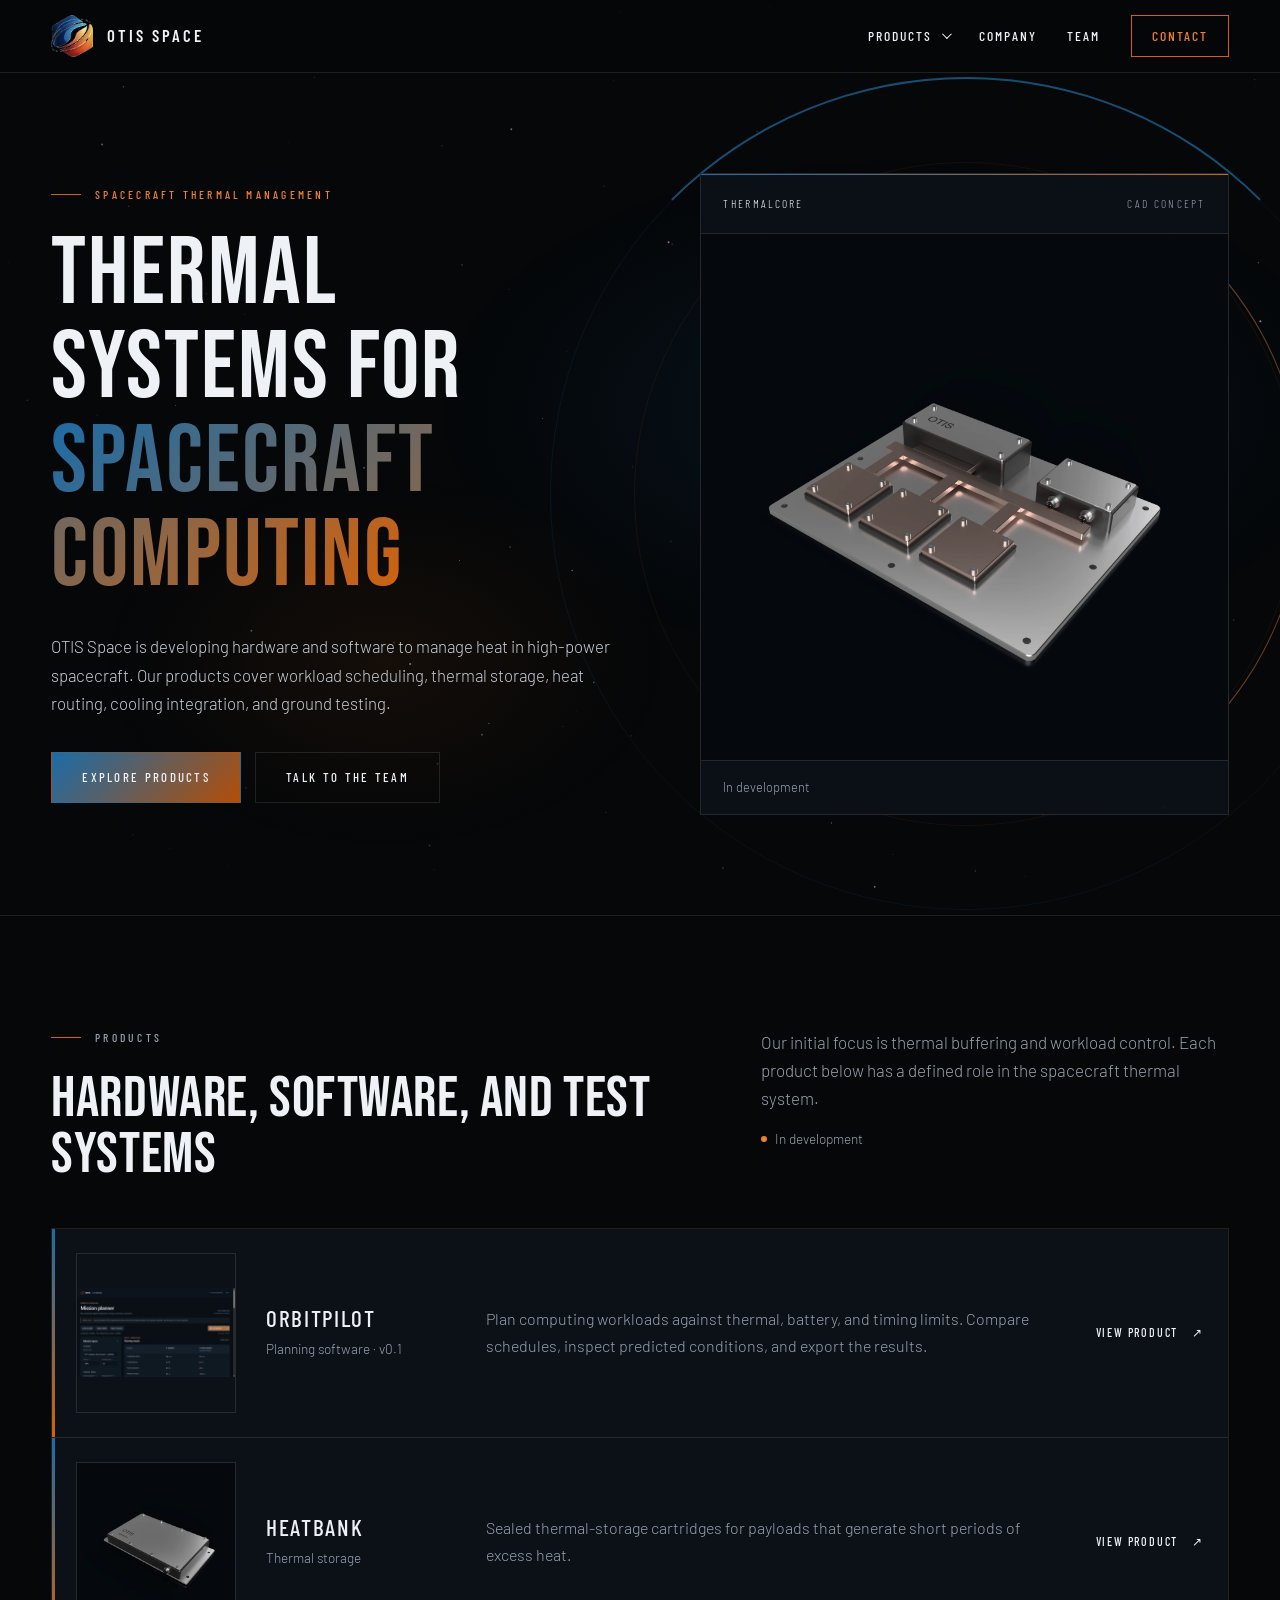
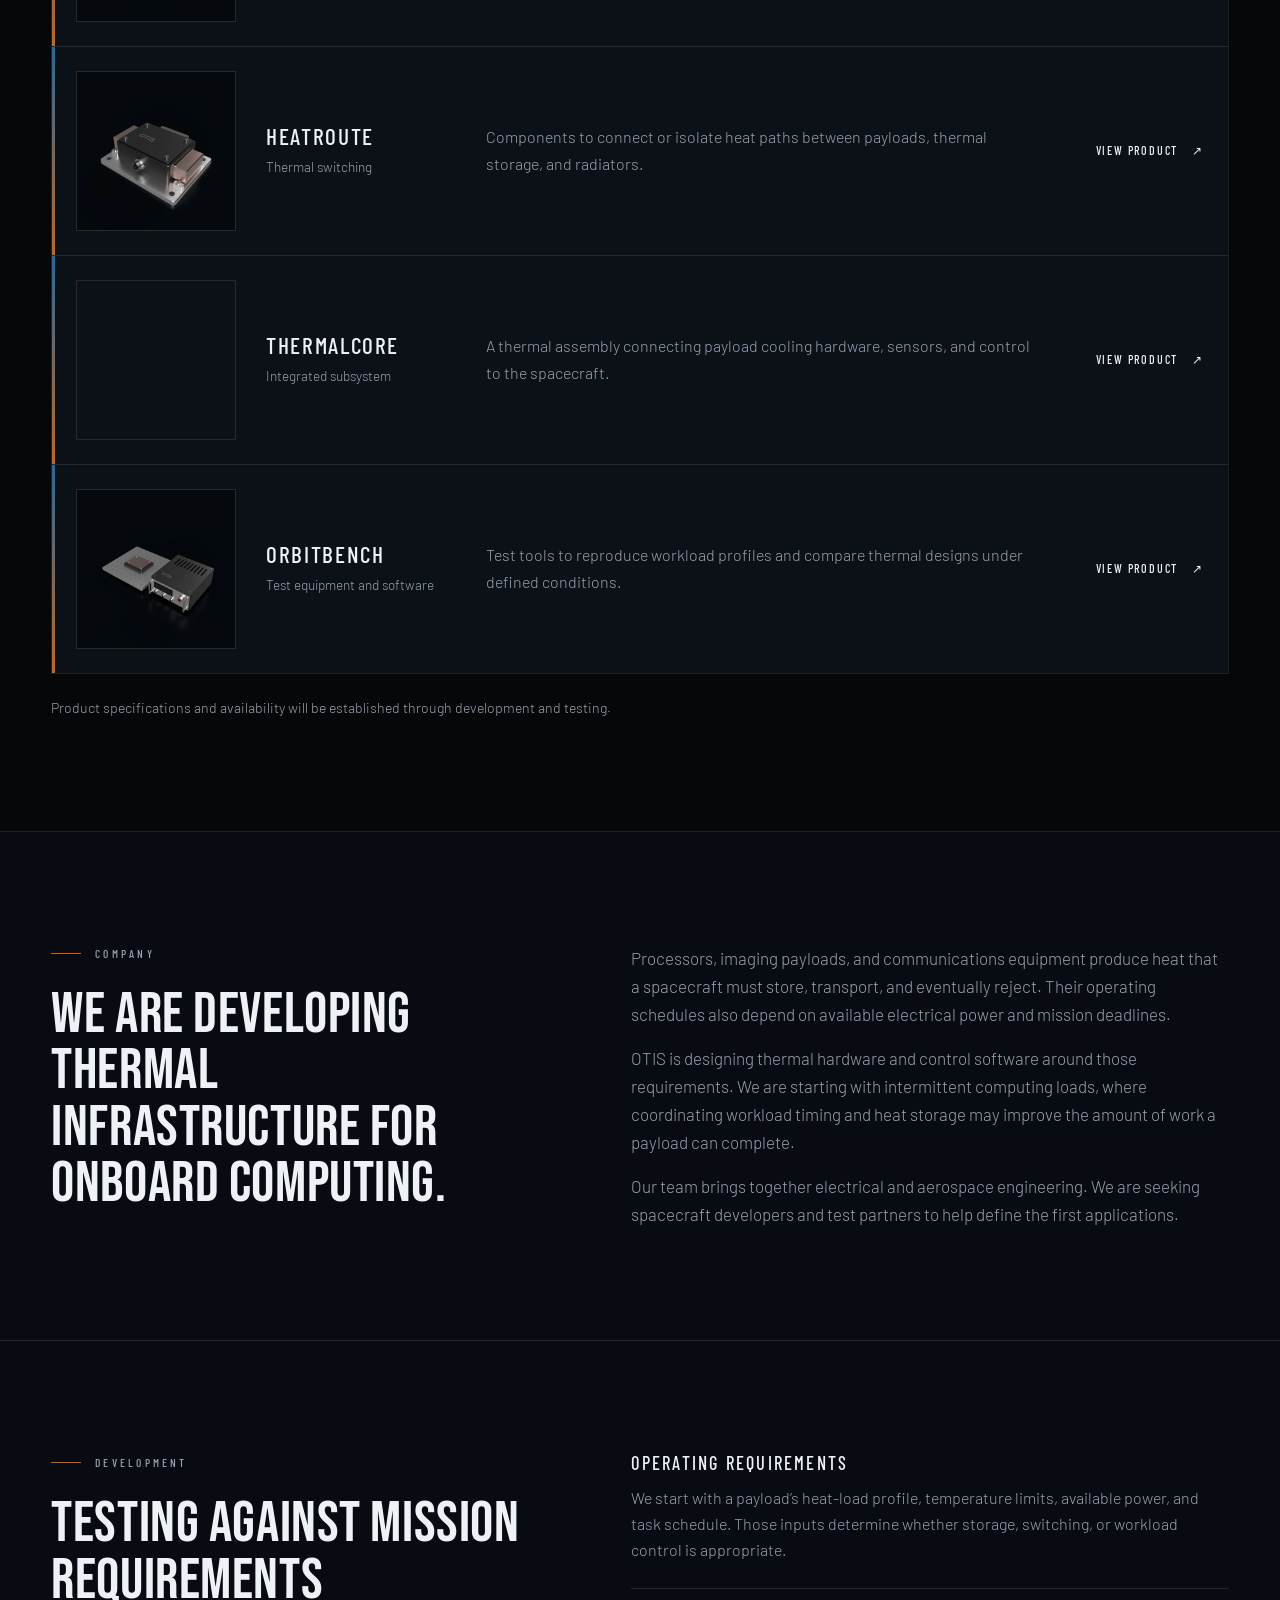
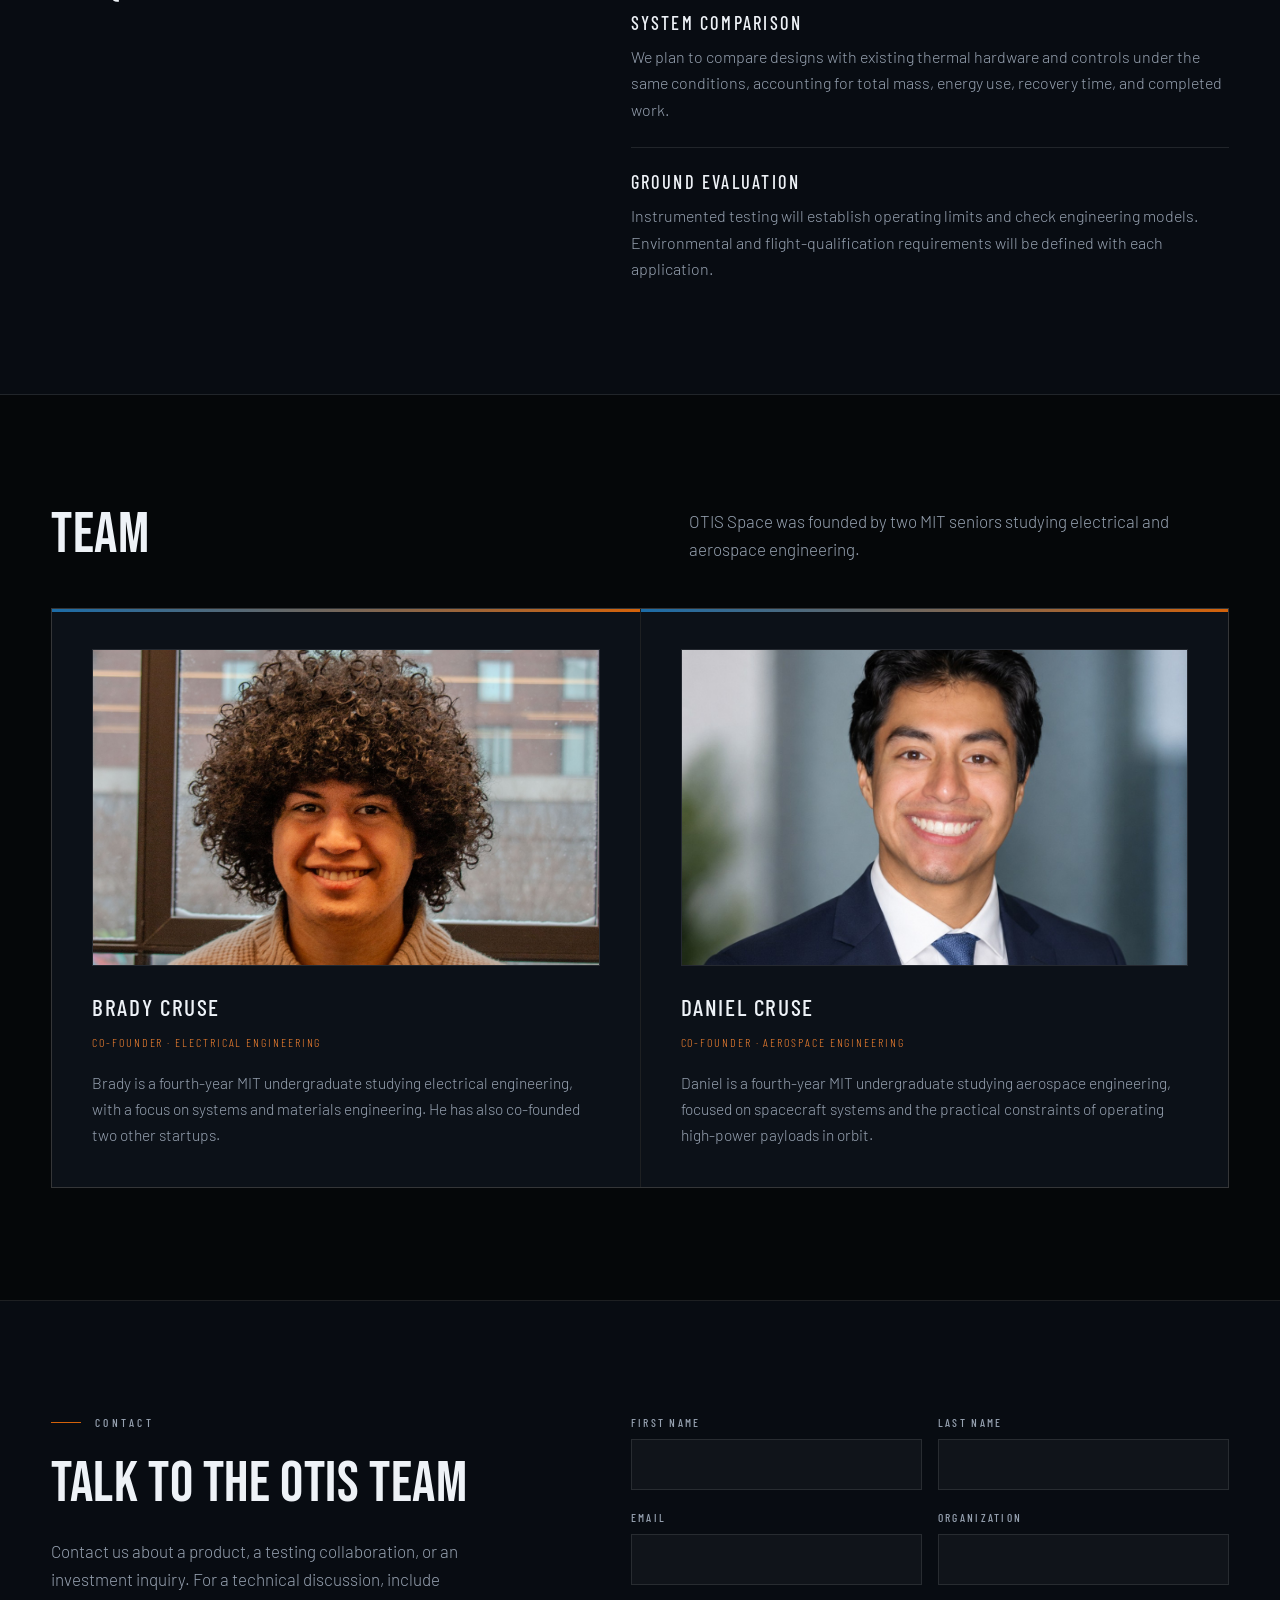
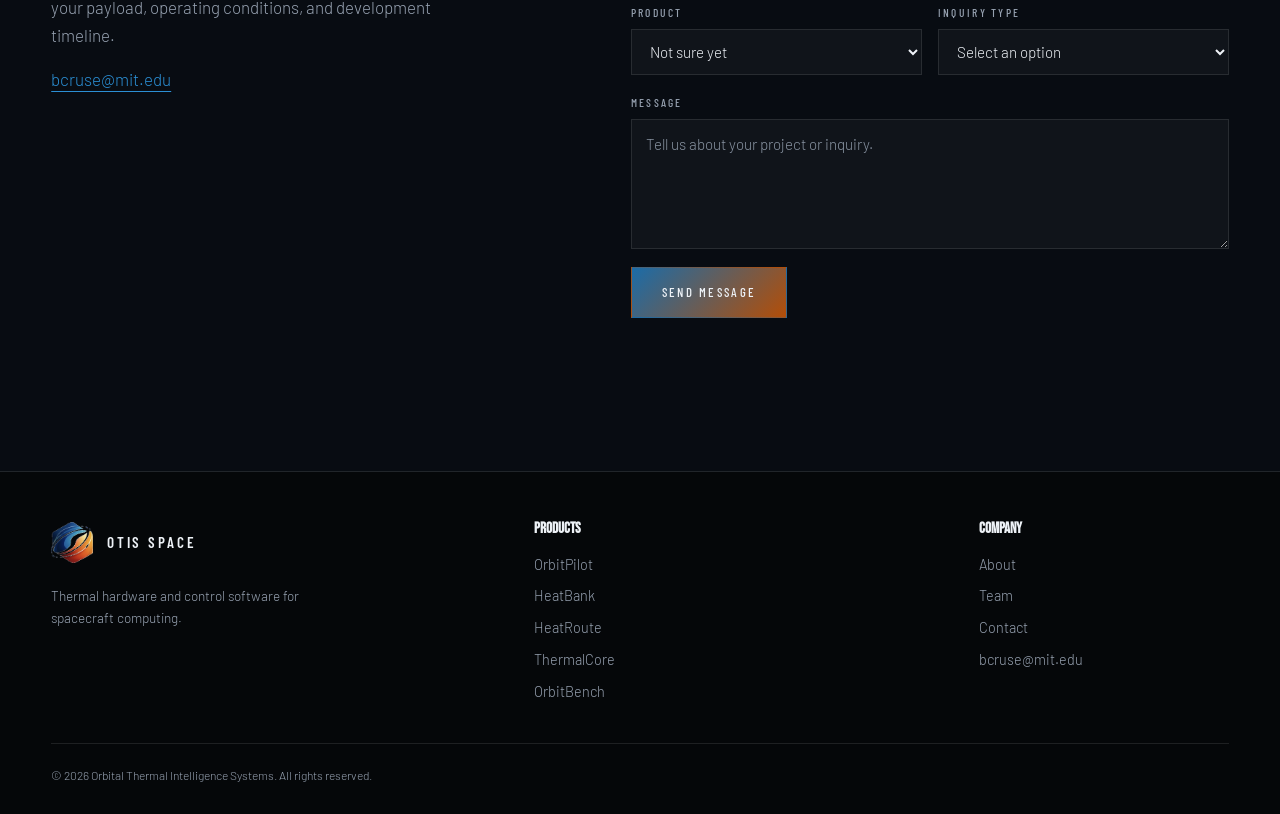
<file: index.html>
<!doctype html>
<html lang="en">
<head>
  <meta charset="utf-8">
  <meta name="viewport" content="width=device-width, initial-scale=1">
  <title>OTIS Space — Thermal systems for spacecraft computing</title>
  <meta name="description" content="OTIS Space is developing thermal hardware and control software for spacecraft, including workload scheduling, thermal storage, heat routing, integrated cooling, and testing.">
  <meta name="theme-color" content="#050709">
  <link rel="canonical" href="https://otisspace.com/">
  <meta property="og:type" content="website">
  <meta property="og:title" content="OTIS Space — Thermal systems for spacecraft computing">
  <meta property="og:description" content="OTIS Space is developing thermal hardware and control software for spacecraft, including workload scheduling, thermal storage, heat routing, integrated cooling, and testing.">
  <meta property="og:url" content="https://otisspace.com/">
  <meta property="og:image" content="https://otisspace.com/images/products/thermalcore-cad-v1.webp">
  <link rel="icon" href="favicon.ico" type="image/x-icon">
  <link rel="preconnect" href="https://fonts.googleapis.com">
  <link rel="preconnect" href="https://fonts.gstatic.com" crossorigin>
  <link rel="stylesheet" href="assets/site.css?v=20261013-orbitpilot-ui">
  <script src="assets/site.js" defer></script>
  <script src="assets/atmosphere.js" defer></script>
</head>
<body>
<a class="skip-link" href="#main">Skip to content</a>
<header class="site-header">
  <div class="container header-inner">
    <a class="brand" href="./" aria-label="OTIS Space home"><img src="otis_logo_icon.png" alt="" width="42" height="42">OTIS SPACE</a>
    <button class="nav-toggle" type="button" aria-controls="site-navigation" aria-expanded="false" aria-label="Open navigation"><span aria-hidden="true"></span><span aria-hidden="true"></span><span aria-hidden="true"></span></button>
    <nav id="site-navigation" aria-label="Main navigation">
      <details class="product-nav">
        <summary>Products</summary>
        <div class="product-dropdown">
          <a class="all-products" href="./#products">All products</a>
          <a href="products/orbitpilot/">OrbitPilot<small>Planning software</small></a>
<a href="products/heatbank/">HeatBank<small>Thermal storage</small></a>
<a href="products/heatroute/">HeatRoute<small>Thermal switching</small></a>
<a href="products/thermalcore/">ThermalCore<small>Integrated subsystem</small></a>
<a href="products/orbitbench/">OrbitBench<small>Test equipment and software</small></a>
        </div>
      </details>
      <a href="./#about">Company</a>
      <a href="./#founders">Team</a>
      <a class="nav-contact" href="./#contact">Contact</a>
    </nav>
  </div>
</header>
<main id="main">
  <section class="hero" id="hero">
    <div class="orbital-rings" aria-hidden="true"><span></span><span></span></div>
    <div class="container hero-grid">
      <div class="hero-copy">
        <p class="eyebrow">Spacecraft thermal management</p>
        <h1>Thermal systems for <span>spacecraft computing</span></h1>
        <p>OTIS Space is developing hardware and software to manage heat in high-power spacecraft. Our products cover workload scheduling, thermal storage, heat routing, cooling integration, and ground testing.</p>
        <div class="actions"><a class="button button-primary" href="#products">Explore products</a><a class="button" href="#contact">Talk to the team</a></div>
      </div>
      <figure class="system-figure render-figure">
  <div class="figure-label"><span>ThermalCore</span><span>CAD concept</span></div>
  <img class="product-render" src="images/products/thermalcore-cad-v1.webp" alt="CAD rendering of the ThermalCore integrated thermal assembly concept" width="1800" height="1800" loading="eager" fetchpriority="high" decoding="async">
  <figcaption>In development</figcaption>
</figure>
    </div>
  </section>
  <section class="section" id="products">
    <div class="container">
      <div class="section-heading"><div><p class="eyebrow">Products</p><h2>Hardware, software, and test systems</h2></div><div><p>Our initial focus is thermal buffering and workload control. Each product below has a defined role in the spacecraft thermal system.</p><p class="status">In development</p></div></div>
      <div class="product-list">
        <a class="product-row" href="products/orbitpilot/"><img class="product-thumbnail software-thumbnail" src="images/products/orbitpilot-ui-overview-v1-640.webp" srcset="images/products/orbitpilot-ui-overview-v1-640.webp 640w, images/products/orbitpilot-ui-overview-v1.webp 1265w" sizes="(max-width: 760px) 96px, (max-width: 1000px) 112px, 160px" alt="" width="640" height="360" loading="lazy" decoding="async"><div><h3>OrbitPilot</h3><div class="category">Planning software · v0.1</div></div><p>Plan computing workloads against thermal, battery, and timing limits. Compare schedules, inspect predicted conditions, and export the results.</p><span class="product-link">View product <span aria-hidden="true">↗</span></span></a>
        <a class="product-row" href="products/heatbank/"><img class="product-thumbnail" src="images/products/heatbank-cad-v1-480.webp" srcset="images/products/heatbank-cad-v1-480.webp 480w, images/products/heatbank-cad-v1.webp 1800w" sizes="(max-width: 760px) 96px, (max-width: 1000px) 112px, 160px" alt="" width="480" height="480" loading="lazy" decoding="async"><div><h3>HeatBank</h3><div class="category">Thermal storage</div></div><p>Sealed thermal-storage cartridges for payloads that generate short periods of excess heat.</p><span class="product-link">View product <span aria-hidden="true">↗</span></span></a>
        <a class="product-row" href="products/heatroute/"><img class="product-thumbnail" src="images/products/heatroute-cad-v1-480.webp" srcset="images/products/heatroute-cad-v1-480.webp 480w, images/products/heatroute-cad-v1.webp 1800w" sizes="(max-width: 760px) 96px, (max-width: 1000px) 112px, 160px" alt="" width="480" height="480" loading="lazy" decoding="async"><div><h3>HeatRoute</h3><div class="category">Thermal switching</div></div><p>Components to connect or isolate heat paths between payloads, thermal storage, and radiators.</p><span class="product-link">View product <span aria-hidden="true">↗</span></span></a>
        <a class="product-row" href="products/thermalcore/"><img class="product-thumbnail" src="images/products/thermalcore-cad-v1-480.webp" srcset="images/products/thermalcore-cad-v1-480.webp 480w, images/products/thermalcore-cad-v1.webp 1800w" sizes="(max-width: 760px) 96px, (max-width: 1000px) 112px, 160px" alt="" width="480" height="480" loading="lazy" decoding="async"><div><h3>ThermalCore</h3><div class="category">Integrated subsystem</div></div><p>A thermal assembly connecting payload cooling hardware, sensors, and control to the spacecraft.</p><span class="product-link">View product <span aria-hidden="true">↗</span></span></a>
        <a class="product-row" href="products/orbitbench/"><img class="product-thumbnail" src="images/products/orbitbench-cad-v1-480.webp" srcset="images/products/orbitbench-cad-v1-480.webp 480w, images/products/orbitbench-cad-v1.webp 1800w" sizes="(max-width: 760px) 96px, (max-width: 1000px) 112px, 160px" alt="" width="480" height="480" loading="lazy" decoding="async"><div><h3>OrbitBench</h3><div class="category">Test equipment and software</div></div><p>Test tools to reproduce workload profiles and compare thermal designs under defined conditions.</p><span class="product-link">View product <span aria-hidden="true">↗</span></span></a>
      </div>
      <p class="section-note">Product specifications and availability will be established through development and testing.</p>
    </div>
  </section>
  <section class="section" id="about">
    <div class="container split">
      <div><p class="eyebrow">Company</p><h2>We are developing thermal infrastructure for onboard computing.</h2></div>
      <div class="prose"><p>Processors, imaging payloads, and communications equipment produce heat that a spacecraft must store, transport, and eventually reject. Their operating schedules also depend on available electrical power and mission deadlines.</p><p>OTIS is designing thermal hardware and control software around those requirements. We are starting with intermittent computing loads, where coordinating workload timing and heat storage may improve the amount of work a payload can complete.</p><p>Our team brings together electrical and aerospace engineering. We are seeking spacecraft developers and test partners to help define the first applications.</p></div>
    </div>
  </section>
  <section class="section" id="advantage">
    <div class="container split">
      <div><p class="eyebrow">Development</p><h2>Testing against mission requirements</h2></div>
      <div class="detail-list">
        <div class="detail-item"><h3>Operating requirements</h3><p>We start with a payload’s heat-load profile, temperature limits, available power, and task schedule. Those inputs determine whether storage, switching, or workload control is appropriate.</p></div>
        <div class="detail-item"><h3>System comparison</h3><p>We plan to compare designs with existing thermal hardware and controls under the same conditions, accounting for total mass, energy use, recovery time, and completed work.</p></div>
        <div class="detail-item"><h3>Ground evaluation</h3><p>Instrumented testing will establish operating limits and check engineering models. Environmental and flight-qualification requirements will be defined with each application.</p></div>
      </div>
    </div>
  </section>
  <section class="section" id="founders">
    <div class="container">
      <div class="section-heading"><h2>Team</h2><p class="team-intro">OTIS Space was founded by two MIT seniors studying electrical and aerospace engineering.</p></div>
      <div class="team-grid">
        <article><img class="team-photo" src="images/brady-cruse.jpg" alt="Brady Cruse" loading="lazy"><h3>Brady Cruse</h3><p class="role">Co-founder · Electrical engineering</p><p>Brady is a fourth-year MIT undergraduate studying electrical engineering, with a focus on systems and materials engineering. He has also co-founded two other startups.</p></article>
        <article><img class="team-photo" src="images/daniel-cruse_new.jpg" alt="Daniel Cruse" loading="lazy"><h3>Daniel Cruse</h3><p class="role">Co-founder · Aerospace engineering</p><p>Daniel is a fourth-year MIT undergraduate studying aerospace engineering, focused on spacecraft systems and the practical constraints of operating high-power payloads in orbit.</p></article>
      </div>
    </div>
  </section>
  <section class="section contact-section" id="contact">
    <div class="container split">
      <div class="contact-copy"><p class="eyebrow">Contact</p><h2>Talk to the OTIS team</h2><p>Contact us about a product, a testing collaboration, or an investment inquiry. For a technical discussion, include your payload, operating conditions, and development timeline.</p><p><a href="mailto:bcruse@mit.edu">bcruse@mit.edu</a></p></div>
      <form id="contact-form" action="https://formspree.io/f/xwvzaraa" method="POST">
        <input type="hidden" name="_subject" value="OTIS product or partnership inquiry">
        <input class="form-honeypot" type="text" name="_gotcha" tabindex="-1" autocomplete="off" aria-label="Leave this field empty">
        <div class="form-row"><div class="form-field"><label for="first-name">First name</label><input id="first-name" name="first_name" autocomplete="given-name" required></div><div class="form-field"><label for="last-name">Last name</label><input id="last-name" name="last_name" autocomplete="family-name" required></div></div>
        <div class="form-row"><div class="form-field"><label for="email">Email</label><input id="email" name="email" type="email" autocomplete="email" required></div><div class="form-field"><label for="organization">Organization</label><input id="organization" name="organization" autocomplete="organization"></div></div>
        <div class="form-row"><div class="form-field"><label for="product-interest">Product</label><select id="product-interest" name="product_interest"><option value="Not sure yet">Not sure yet</option><option>OrbitPilot</option><option>HeatBank</option><option>HeatRoute</option><option>ThermalCore</option><option>OrbitBench</option></select></div><div class="form-field"><label for="mission-type">Inquiry type</label><select id="mission-type" name="mission_type" required><option value="" selected disabled>Select an option</option><option>Product / Technical discussion</option><option>Test / Development partnership</option><option>Research / Academic</option><option>Investment / Strategic partnership</option><option>Other</option></select></div></div>
        <div class="form-field"><label for="message">Message</label><textarea id="message" name="message" required placeholder="Tell us about your project or inquiry."></textarea></div>
        <button class="button button-primary" id="contact-submit" type="submit">Send message</button>
        <p class="form-status" id="form-status" role="status" aria-live="polite"></p>
      </form>
    </div>
  </section>
</main>
<footer class="site-footer">
  <div class="container">
    <div class="footer-grid">
      <div class="footer-brand"><a class="brand" href="./"><img src="otis_logo_icon.png" alt="" width="42" height="42">OTIS SPACE</a><p>Thermal hardware and control software for spacecraft computing.</p></div>
      <div><h2>Products</h2><ul class="footer-links"><li><a href="products/orbitpilot/">OrbitPilot</a></li><li><a href="products/heatbank/">HeatBank</a></li><li><a href="products/heatroute/">HeatRoute</a></li><li><a href="products/thermalcore/">ThermalCore</a></li><li><a href="products/orbitbench/">OrbitBench</a></li></ul></div>
      <div><h2>Company</h2><ul class="footer-links"><li><a href="./#about">About</a></li><li><a href="./#founders">Team</a></li><li><a href="./#contact">Contact</a></li><li><a href="mailto:bcruse@mit.edu">bcruse@mit.edu</a></li></ul></div>
    </div>
    <p class="copyright">© 2026 Orbital Thermal Intelligence Systems. All rights reserved.</p>
  </div>
</footer>
</body>
</html>
</file>
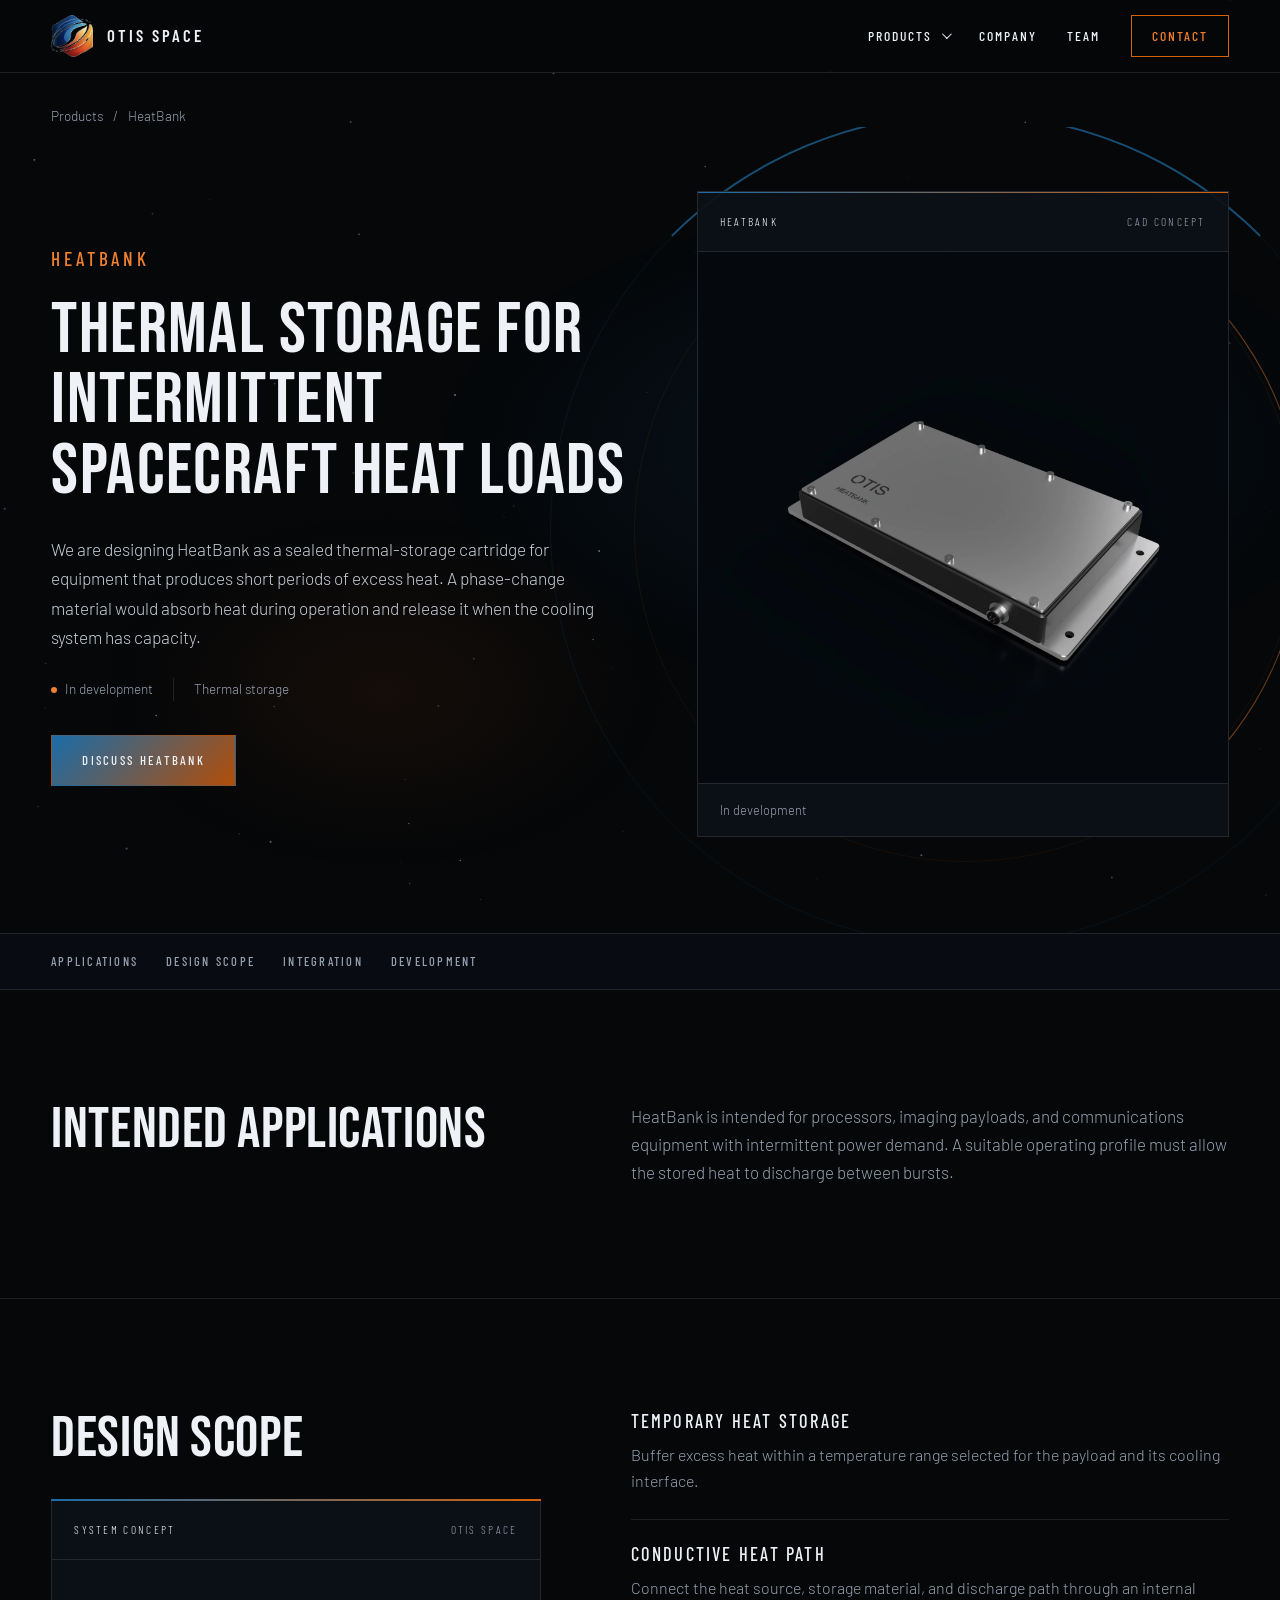
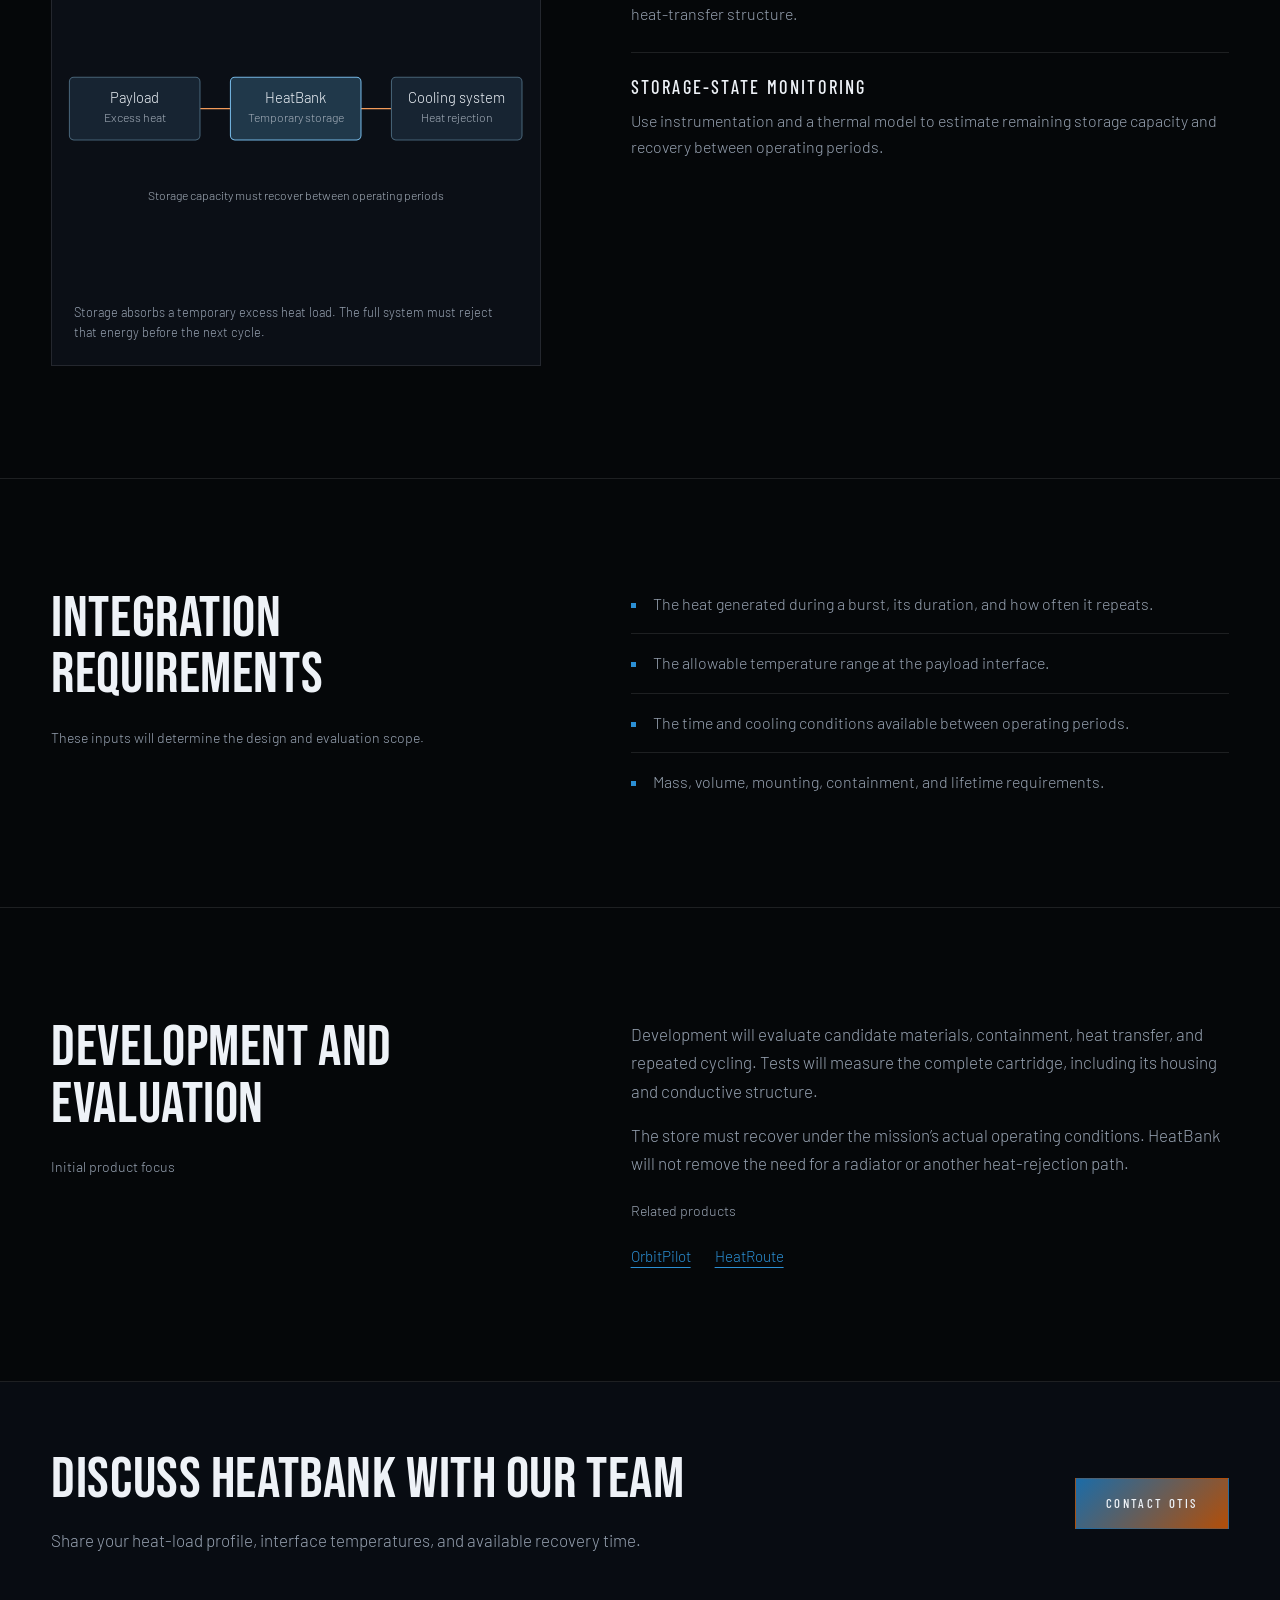
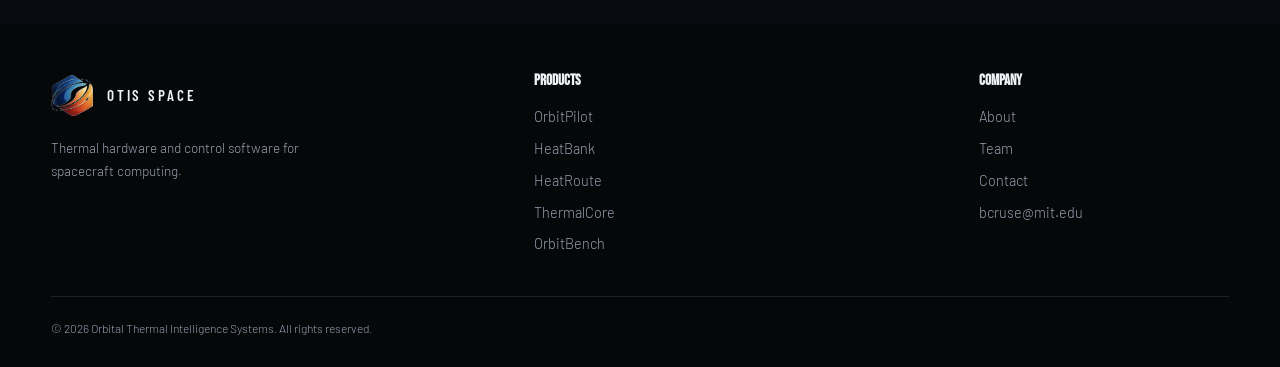
<file: products/heatbank/index.html>
<!doctype html>
<html lang="en">
<head>
  <meta charset="utf-8">
  <meta name="viewport" content="width=device-width, initial-scale=1">
  <title>HeatBank — Thermal storage for intermittent spacecraft heat loads | OTIS Space</title>
  <meta name="description" content="Sealed thermal-storage cartridges for payloads that generate short periods of excess heat. In development at OTIS Space.">
  <meta name="theme-color" content="#050709">
  <link rel="canonical" href="https://otisspace.com/products/heatbank/">
  <meta property="og:type" content="website">
  <meta property="og:title" content="HeatBank — Thermal storage for intermittent spacecraft heat loads | OTIS Space">
  <meta property="og:description" content="Sealed thermal-storage cartridges for payloads that generate short periods of excess heat. In development at OTIS Space.">
  <meta property="og:url" content="https://otisspace.com/products/heatbank/">
  <meta property="og:image" content="https://otisspace.com/images/products/heatbank-cad-v1.webp">
  <link rel="icon" href="../../favicon.ico" type="image/x-icon">
  <link rel="preconnect" href="https://fonts.googleapis.com">
  <link rel="preconnect" href="https://fonts.gstatic.com" crossorigin>
  <link rel="stylesheet" href="../../assets/site.css?v=20261013-orbitpilot-ui">
  <script src="../../assets/site.js" defer></script>
  <script src="../../assets/atmosphere.js" defer></script>
</head>
<body>
<a class="skip-link" href="#main">Skip to content</a>
<header class="site-header">
  <div class="container header-inner">
    <a class="brand" href="../../" aria-label="OTIS Space home"><img src="../../otis_logo_icon.png" alt="" width="42" height="42">OTIS SPACE</a>
    <button class="nav-toggle" type="button" aria-controls="site-navigation" aria-expanded="false" aria-label="Open navigation"><span aria-hidden="true"></span><span aria-hidden="true"></span><span aria-hidden="true"></span></button>
    <nav id="site-navigation" aria-label="Main navigation">
      <details class="product-nav">
        <summary>Products</summary>
        <div class="product-dropdown">
          <a class="all-products" href="../../#products">All products</a>
          <a href="../../products/orbitpilot/">OrbitPilot<small>Planning software</small></a>
<a href="../../products/heatbank/" aria-current="page">HeatBank<small>Thermal storage</small></a>
<a href="../../products/heatroute/">HeatRoute<small>Thermal switching</small></a>
<a href="../../products/thermalcore/">ThermalCore<small>Integrated subsystem</small></a>
<a href="../../products/orbitbench/">OrbitBench<small>Test equipment and software</small></a>
        </div>
      </details>
      <a href="../../#about">Company</a>
      <a href="../../#founders">Team</a>
      <a class="nav-contact" href="../../#contact">Contact</a>
    </nav>
  </div>
</header>
<main id="main">
  <div class="container breadcrumb"><a href="../../#products">Products</a><span aria-hidden="true">/</span>HeatBank</div>
  <section class="product-hero">
    <div class="orbital-rings" aria-hidden="true"><span></span><span></span></div>
    <div class="container hero-grid">
      <div>
        <p class="product-heading">HeatBank</p>
        <h1>Thermal storage for intermittent spacecraft heat loads</h1>
        <p class="product-intro">We are designing HeatBank as a sealed thermal-storage cartridge for equipment that produces short periods of excess heat. A phase-change material would absorb heat during operation and release it when the cooling system has capacity.</p>
        <div class="product-meta"><span class="status">In development</span><span>Thermal storage</span></div>
        <div class="actions"><a class="button button-primary" href="../../?product=HeatBank#contact">Discuss HeatBank</a></div>
      </div>
      <figure class="system-figure render-figure">
  <div class="figure-label"><span>HeatBank</span><span>CAD concept</span></div>
  <img class="product-render" src="../../images/products/heatbank-cad-v1.webp" alt="CAD rendering of the HeatBank thermal-storage cartridge concept" width="1800" height="1800" loading="eager" fetchpriority="high" decoding="async">
  <figcaption>In development</figcaption>
</figure>
    </div>
  </section>
  <nav class="page-section-nav" aria-label="On this page"><div class="container"><a href="#applications">Applications</a><a href="#design">Design scope</a><a href="#integration">Integration</a><a href="#development">Development</a></div></nav>
  <section class="section" id="applications"><div class="container split"><h2>Intended applications</h2><div class="prose"><p>HeatBank is intended for processors, imaging payloads, and communications equipment with intermittent power demand. A suitable operating profile must allow the stored heat to discharge between bursts.</p></div></div></section>
  <section class="section" id="design"><div class="container split"><div><h2>Design scope</h2><figure class="system-figure design-figure">
  <div class="figure-label"><span>System concept</span><span>OTIS Space</span></div>
  <svg class="schematic" viewBox="0 0 560 365" role="img" aria-labelledby="schematic-title"><title id="schematic-title">Storage absorbs a temporary excess heat load. The full system must reject that energy before the next cycle.</title><path class="wire-heat" d="M170 157H210M350 157H390"/><rect class="node" x="20" y="121" width="150" height="72" rx="5"/><text x="95.0" y="150">Payload</text><text class="small" x="95.0" y="172">Excess heat</text><rect class="node node-accent" x="205" y="121" width="150" height="72" rx="5"/><text x="280.0" y="150">HeatBank</text><text class="small" x="280.0" y="172">Temporary storage</text><rect class="node" x="390" y="121" width="150" height="72" rx="5"/><text x="465.0" y="150">Cooling system</text><text class="small" x="465.0" y="172">Heat rejection</text><text class="small" x="280" y="262">Storage capacity must recover between operating periods</text></svg>
  <figcaption>Storage absorbs a temporary excess heat load. The full system must reject that energy before the next cycle.</figcaption>
</figure></div><div class="detail-list"><div class="detail-item"><h3>Temporary heat storage</h3><p>Buffer excess heat within a temperature range selected for the payload and its cooling interface.</p></div><div class="detail-item"><h3>Conductive heat path</h3><p>Connect the heat source, storage material, and discharge path through an internal heat-transfer structure.</p></div><div class="detail-item"><h3>Storage-state monitoring</h3><p>Use instrumentation and a thermal model to estimate remaining storage capacity and recovery between operating periods.</p></div></div></div></section>
  <section class="section" id="integration"><div class="container split"><div><h2>Integration requirements</h2><p class="section-note">These inputs will determine the design and evaluation scope.</p></div><ul class="requirements"><li>The heat generated during a burst, its duration, and how often it repeats.</li><li>The allowable temperature range at the payload interface.</li><li>The time and cooling conditions available between operating periods.</li><li>Mass, volume, mounting, containment, and lifetime requirements.</li></ul></div></section>
  <section class="section" id="development"><div class="container split"><div><h2>Development and evaluation</h2><p class="section-note">Initial product focus</p></div><div class="prose"><p>Development will evaluate candidate materials, containment, heat transfer, and repeated cycling. Tests will measure the complete cartridge, including its housing and conductive structure.</p><p>The store must recover under the mission’s actual operating conditions. HeatBank will not remove the need for a radiator or another heat-rejection path.</p><p class="section-note">Related products</p><div class="related-products"><a href="../orbitpilot/">OrbitPilot</a><a href="../heatroute/">HeatRoute</a></div></div></div></section>
  <section class="product-contact"><div class="container"><div><h2>Discuss HeatBank with our team</h2><p>Share your heat-load profile, interface temperatures, and available recovery time.</p></div><a class="button button-primary" href="../../?product=HeatBank#contact">Contact OTIS</a></div></section>
</main>
<footer class="site-footer">
  <div class="container">
    <div class="footer-grid">
      <div class="footer-brand"><a class="brand" href="../../"><img src="../../otis_logo_icon.png" alt="" width="42" height="42">OTIS SPACE</a><p>Thermal hardware and control software for spacecraft computing.</p></div>
      <div><h2>Products</h2><ul class="footer-links"><li><a href="../../products/orbitpilot/">OrbitPilot</a></li><li><a href="../../products/heatbank/">HeatBank</a></li><li><a href="../../products/heatroute/">HeatRoute</a></li><li><a href="../../products/thermalcore/">ThermalCore</a></li><li><a href="../../products/orbitbench/">OrbitBench</a></li></ul></div>
      <div><h2>Company</h2><ul class="footer-links"><li><a href="../../#about">About</a></li><li><a href="../../#founders">Team</a></li><li><a href="../../#contact">Contact</a></li><li><a href="mailto:bcruse@mit.edu">bcruse@mit.edu</a></li></ul></div>
    </div>
    <p class="copyright">© 2026 Orbital Thermal Intelligence Systems. All rights reserved.</p>
  </div>
</footer>
</body>
</html>
</file>
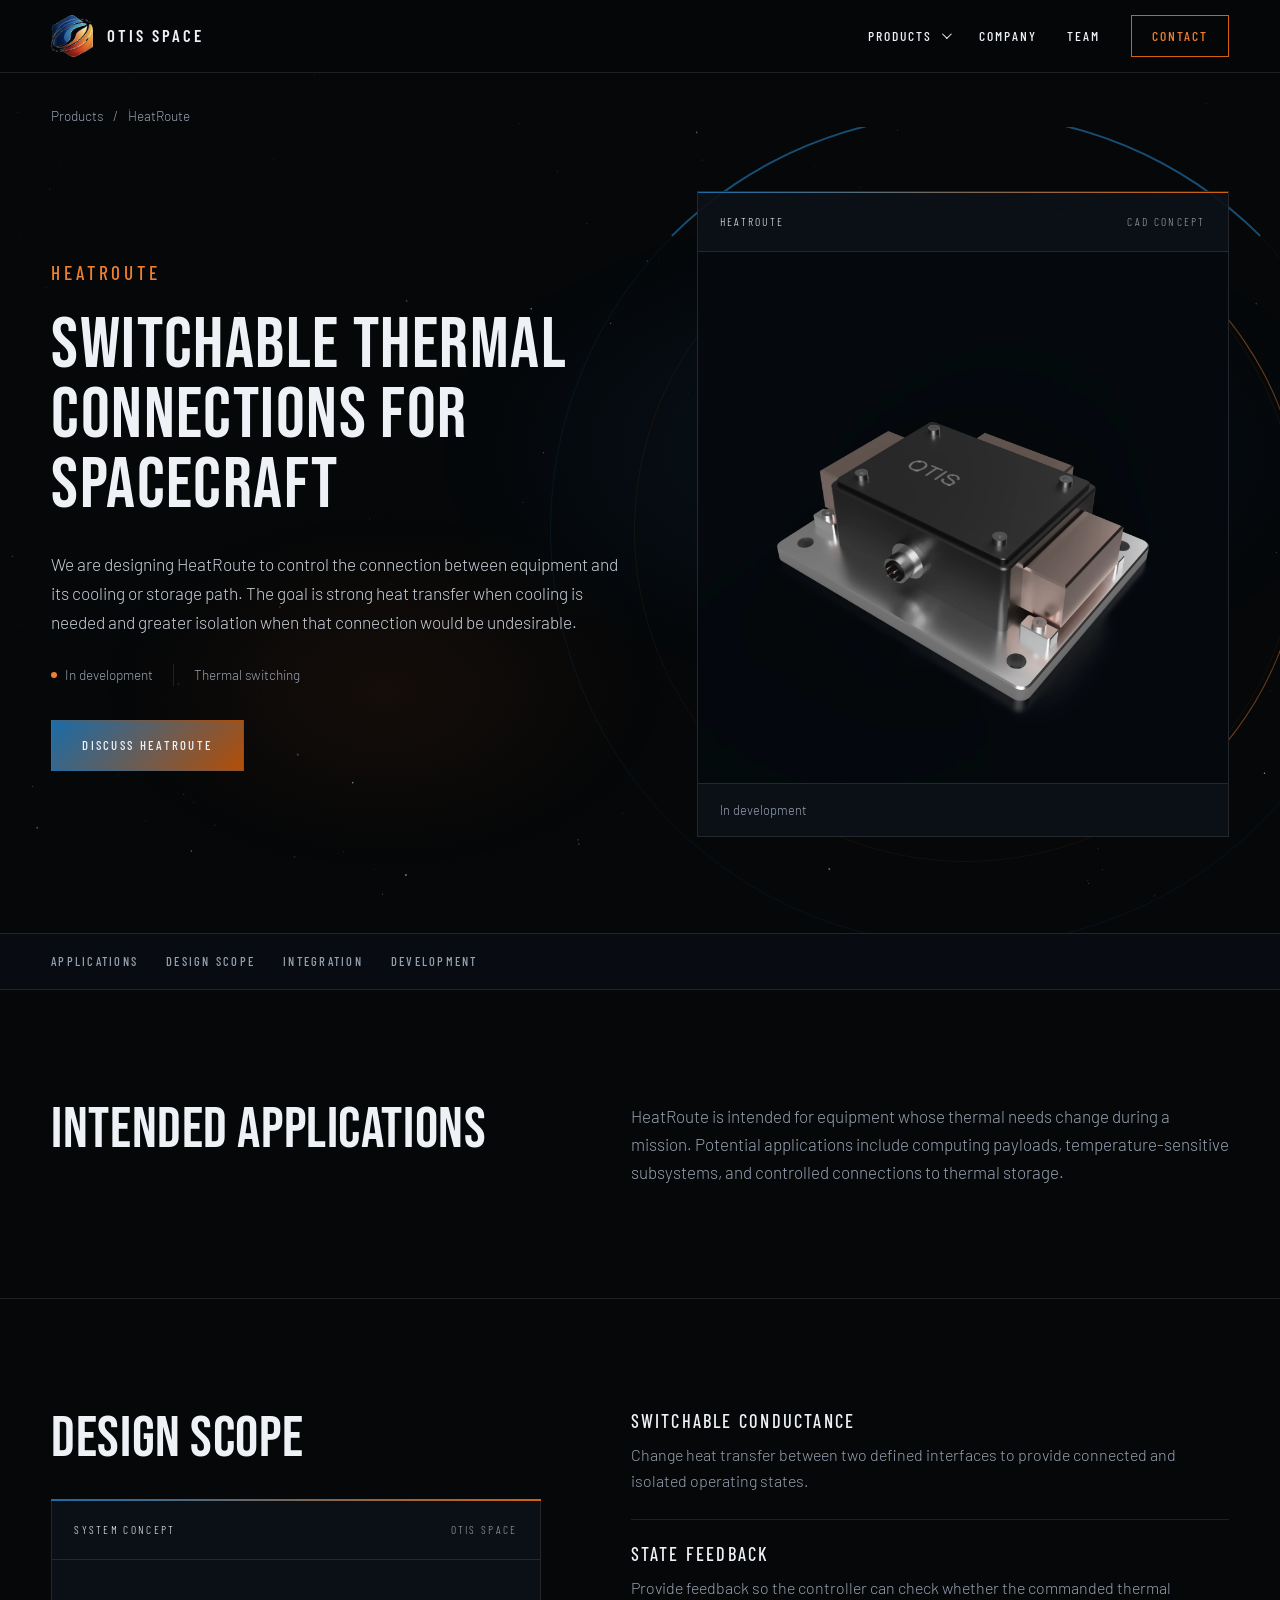
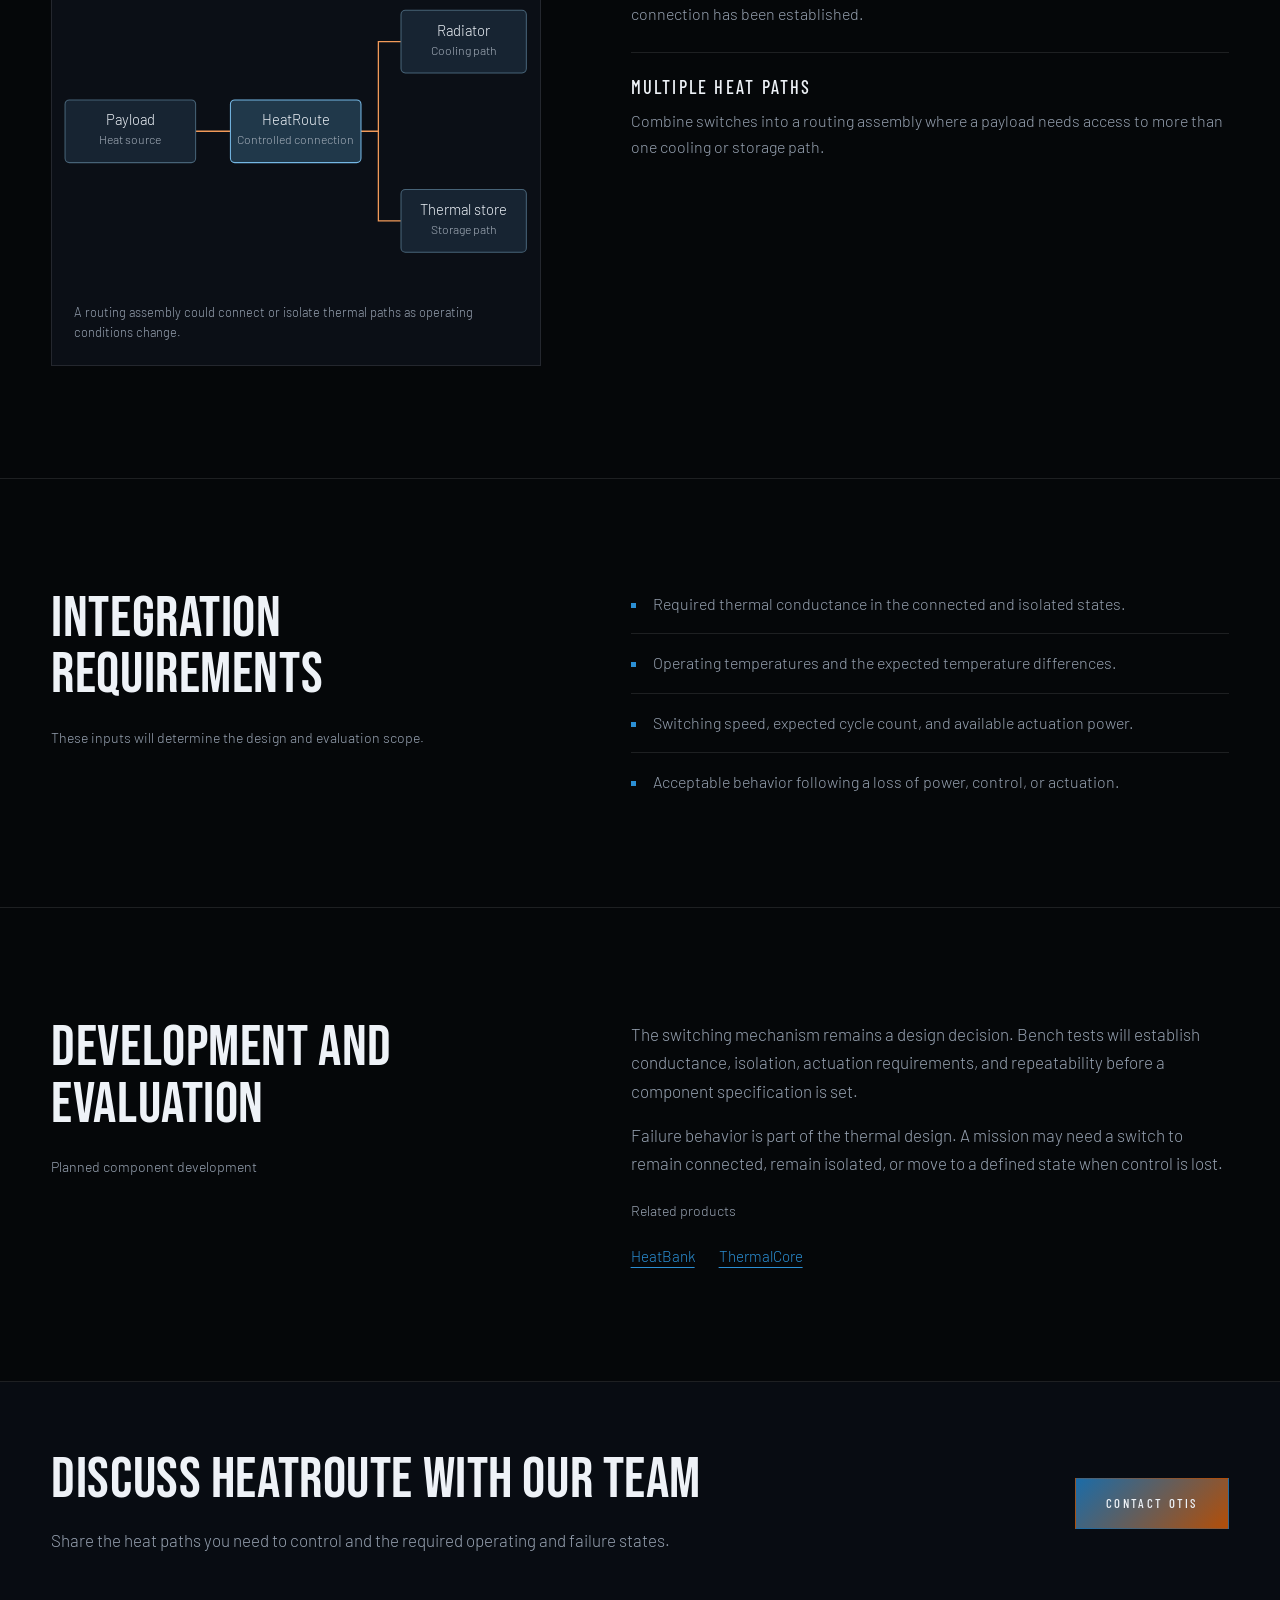
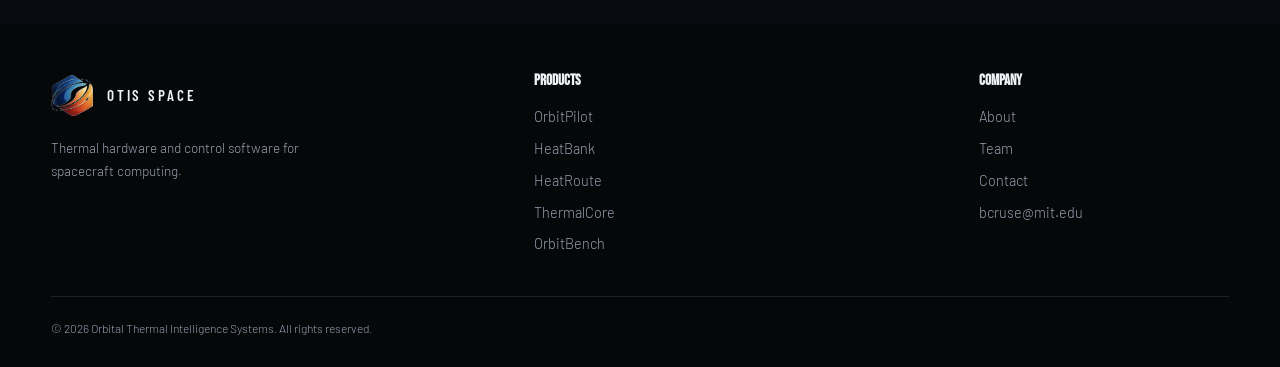
<file: products/heatroute/index.html>
<!doctype html>
<html lang="en">
<head>
  <meta charset="utf-8">
  <meta name="viewport" content="width=device-width, initial-scale=1">
  <title>HeatRoute — Switchable thermal connections for spacecraft | OTIS Space</title>
  <meta name="description" content="Components to connect or isolate heat paths between payloads, thermal storage, and radiators. In development at OTIS Space.">
  <meta name="theme-color" content="#050709">
  <link rel="canonical" href="https://otisspace.com/products/heatroute/">
  <meta property="og:type" content="website">
  <meta property="og:title" content="HeatRoute — Switchable thermal connections for spacecraft | OTIS Space">
  <meta property="og:description" content="Components to connect or isolate heat paths between payloads, thermal storage, and radiators. In development at OTIS Space.">
  <meta property="og:url" content="https://otisspace.com/products/heatroute/">
  <meta property="og:image" content="https://otisspace.com/images/products/heatroute-cad-v1.webp">
  <link rel="icon" href="../../favicon.ico" type="image/x-icon">
  <link rel="preconnect" href="https://fonts.googleapis.com">
  <link rel="preconnect" href="https://fonts.gstatic.com" crossorigin>
  <link rel="stylesheet" href="../../assets/site.css?v=20261013-orbitpilot-ui">
  <script src="../../assets/site.js" defer></script>
  <script src="../../assets/atmosphere.js" defer></script>
</head>
<body>
<a class="skip-link" href="#main">Skip to content</a>
<header class="site-header">
  <div class="container header-inner">
    <a class="brand" href="../../" aria-label="OTIS Space home"><img src="../../otis_logo_icon.png" alt="" width="42" height="42">OTIS SPACE</a>
    <button class="nav-toggle" type="button" aria-controls="site-navigation" aria-expanded="false" aria-label="Open navigation"><span aria-hidden="true"></span><span aria-hidden="true"></span><span aria-hidden="true"></span></button>
    <nav id="site-navigation" aria-label="Main navigation">
      <details class="product-nav">
        <summary>Products</summary>
        <div class="product-dropdown">
          <a class="all-products" href="../../#products">All products</a>
          <a href="../../products/orbitpilot/">OrbitPilot<small>Planning software</small></a>
<a href="../../products/heatbank/">HeatBank<small>Thermal storage</small></a>
<a href="../../products/heatroute/" aria-current="page">HeatRoute<small>Thermal switching</small></a>
<a href="../../products/thermalcore/">ThermalCore<small>Integrated subsystem</small></a>
<a href="../../products/orbitbench/">OrbitBench<small>Test equipment and software</small></a>
        </div>
      </details>
      <a href="../../#about">Company</a>
      <a href="../../#founders">Team</a>
      <a class="nav-contact" href="../../#contact">Contact</a>
    </nav>
  </div>
</header>
<main id="main">
  <div class="container breadcrumb"><a href="../../#products">Products</a><span aria-hidden="true">/</span>HeatRoute</div>
  <section class="product-hero">
    <div class="orbital-rings" aria-hidden="true"><span></span><span></span></div>
    <div class="container hero-grid">
      <div>
        <p class="product-heading">HeatRoute</p>
        <h1>Switchable thermal connections for spacecraft</h1>
        <p class="product-intro">We are designing HeatRoute to control the connection between equipment and its cooling or storage path. The goal is strong heat transfer when cooling is needed and greater isolation when that connection would be undesirable.</p>
        <div class="product-meta"><span class="status">In development</span><span>Thermal switching</span></div>
        <div class="actions"><a class="button button-primary" href="../../?product=HeatRoute#contact">Discuss HeatRoute</a></div>
      </div>
      <figure class="system-figure render-figure">
  <div class="figure-label"><span>HeatRoute</span><span>CAD concept</span></div>
  <img class="product-render" src="../../images/products/heatroute-cad-v1.webp" alt="CAD rendering of the HeatRoute thermal-switching assembly concept" width="1800" height="1800" loading="eager" fetchpriority="high" decoding="async">
  <figcaption>In development</figcaption>
</figure>
    </div>
  </section>
  <nav class="page-section-nav" aria-label="On this page"><div class="container"><a href="#applications">Applications</a><a href="#design">Design scope</a><a href="#integration">Integration</a><a href="#development">Development</a></div></nav>
  <section class="section" id="applications"><div class="container split"><h2>Intended applications</h2><div class="prose"><p>HeatRoute is intended for equipment whose thermal needs change during a mission. Potential applications include computing payloads, temperature-sensitive subsystems, and controlled connections to thermal storage.</p></div></div></section>
  <section class="section" id="design"><div class="container split"><div><h2>Design scope</h2><figure class="system-figure design-figure">
  <div class="figure-label"><span>System concept</span><span>OTIS Space</span></div>
  <svg class="schematic" viewBox="0 0 560 365" role="img" aria-labelledby="schematic-title"><title id="schematic-title">A routing assembly could connect or isolate thermal paths as operating conditions change.</title><path class="wire-heat" d="M165 183H205M355 183H375V80H401M375 183V286H401"/><rect class="node" x="15" y="147" width="150" height="72" rx="5"/><text x="90.0" y="176">Payload</text><text class="small" x="90.0" y="198">Heat source</text><rect class="node node-accent" x="205" y="147" width="150" height="72" rx="5"/><text x="280.0" y="176">HeatRoute</text><text class="small" x="280.0" y="198">Controlled connection</text><rect class="node" x="401" y="44" width="144" height="72" rx="5"/><text x="473.0" y="73">Radiator</text><text class="small" x="473.0" y="95">Cooling path</text><rect class="node" x="401" y="250" width="144" height="72" rx="5"/><text x="473.0" y="279">Thermal store</text><text class="small" x="473.0" y="301">Storage path</text></svg>
  <figcaption>A routing assembly could connect or isolate thermal paths as operating conditions change.</figcaption>
</figure></div><div class="detail-list"><div class="detail-item"><h3>Switchable conductance</h3><p>Change heat transfer between two defined interfaces to provide connected and isolated operating states.</p></div><div class="detail-item"><h3>State feedback</h3><p>Provide feedback so the controller can check whether the commanded thermal connection has been established.</p></div><div class="detail-item"><h3>Multiple heat paths</h3><p>Combine switches into a routing assembly where a payload needs access to more than one cooling or storage path.</p></div></div></div></section>
  <section class="section" id="integration"><div class="container split"><div><h2>Integration requirements</h2><p class="section-note">These inputs will determine the design and evaluation scope.</p></div><ul class="requirements"><li>Required thermal conductance in the connected and isolated states.</li><li>Operating temperatures and the expected temperature differences.</li><li>Switching speed, expected cycle count, and available actuation power.</li><li>Acceptable behavior following a loss of power, control, or actuation.</li></ul></div></section>
  <section class="section" id="development"><div class="container split"><div><h2>Development and evaluation</h2><p class="section-note">Planned component development</p></div><div class="prose"><p>The switching mechanism remains a design decision. Bench tests will establish conductance, isolation, actuation requirements, and repeatability before a component specification is set.</p><p>Failure behavior is part of the thermal design. A mission may need a switch to remain connected, remain isolated, or move to a defined state when control is lost.</p><p class="section-note">Related products</p><div class="related-products"><a href="../heatbank/">HeatBank</a><a href="../thermalcore/">ThermalCore</a></div></div></div></section>
  <section class="product-contact"><div class="container"><div><h2>Discuss HeatRoute with our team</h2><p>Share the heat paths you need to control and the required operating and failure states.</p></div><a class="button button-primary" href="../../?product=HeatRoute#contact">Contact OTIS</a></div></section>
</main>
<footer class="site-footer">
  <div class="container">
    <div class="footer-grid">
      <div class="footer-brand"><a class="brand" href="../../"><img src="../../otis_logo_icon.png" alt="" width="42" height="42">OTIS SPACE</a><p>Thermal hardware and control software for spacecraft computing.</p></div>
      <div><h2>Products</h2><ul class="footer-links"><li><a href="../../products/orbitpilot/">OrbitPilot</a></li><li><a href="../../products/heatbank/">HeatBank</a></li><li><a href="../../products/heatroute/">HeatRoute</a></li><li><a href="../../products/thermalcore/">ThermalCore</a></li><li><a href="../../products/orbitbench/">OrbitBench</a></li></ul></div>
      <div><h2>Company</h2><ul class="footer-links"><li><a href="../../#about">About</a></li><li><a href="../../#founders">Team</a></li><li><a href="../../#contact">Contact</a></li><li><a href="mailto:bcruse@mit.edu">bcruse@mit.edu</a></li></ul></div>
    </div>
    <p class="copyright">© 2026 Orbital Thermal Intelligence Systems. All rights reserved.</p>
  </div>
</footer>
</body>
</html>
</file>
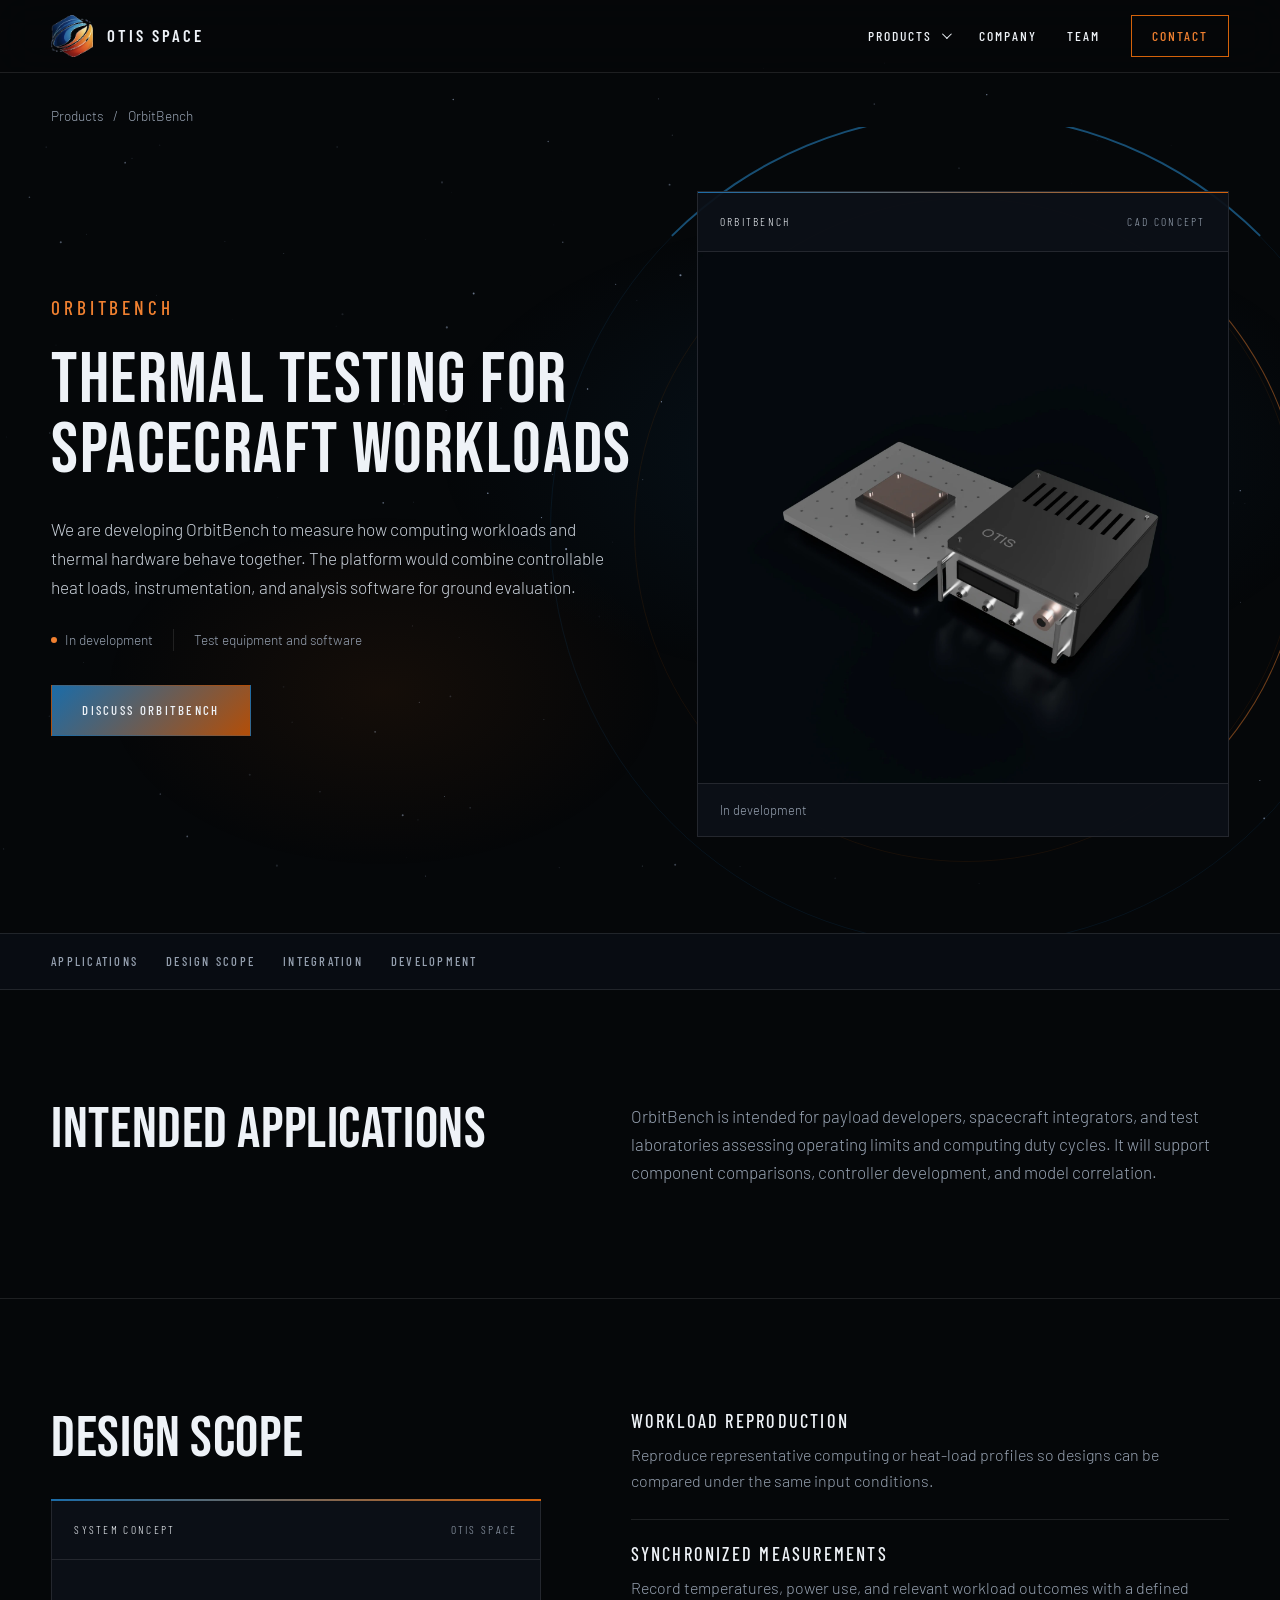
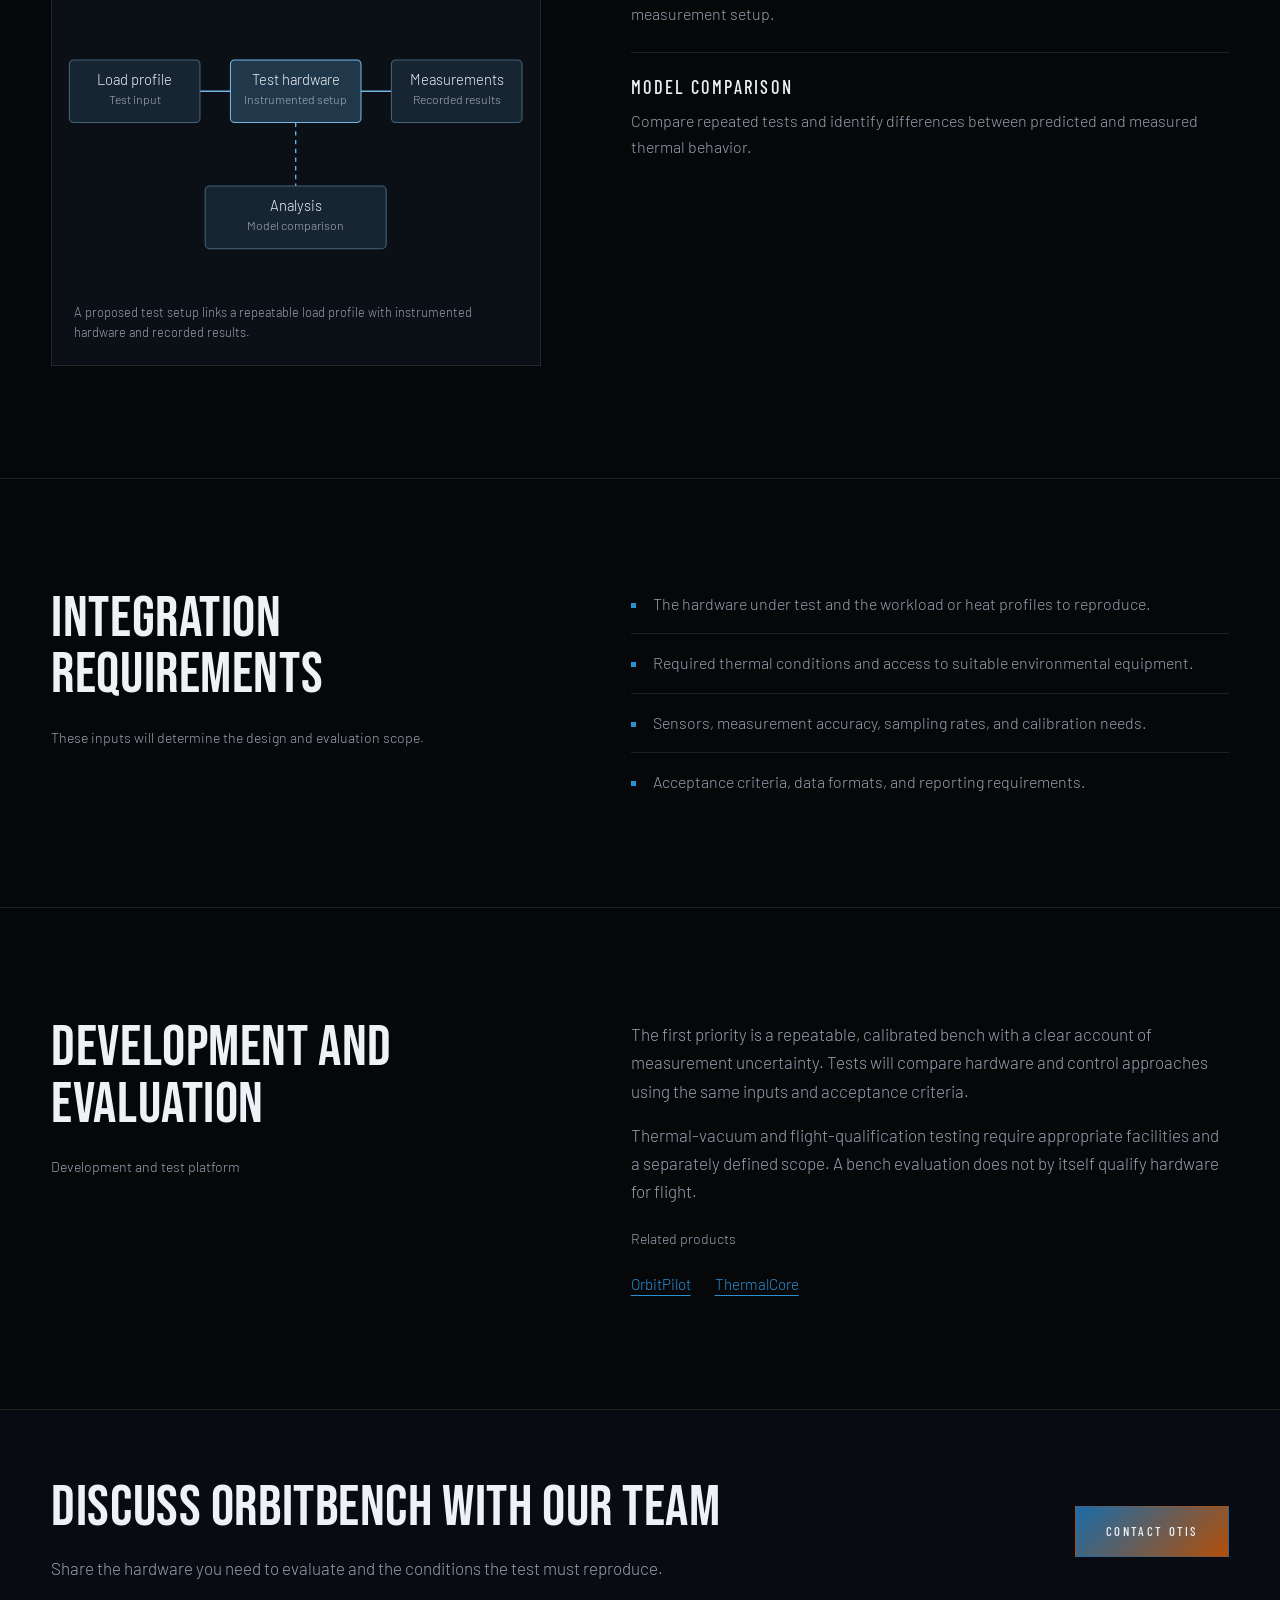
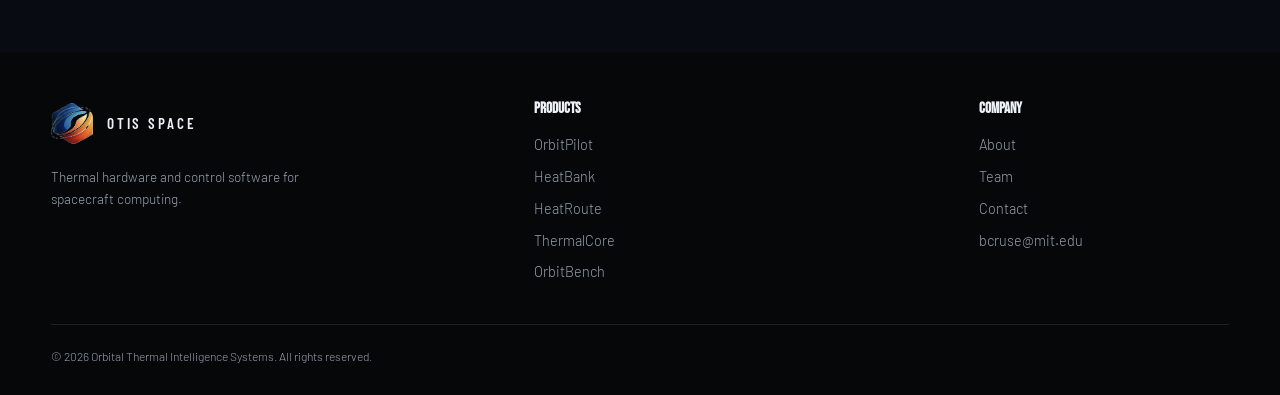
<file: products/orbitbench/index.html>
<!doctype html>
<html lang="en">
<head>
  <meta charset="utf-8">
  <meta name="viewport" content="width=device-width, initial-scale=1">
  <title>OrbitBench — Thermal testing for spacecraft workloads | OTIS Space</title>
  <meta name="description" content="Test tools to reproduce workload profiles and compare thermal designs under defined conditions. In development at OTIS Space.">
  <meta name="theme-color" content="#050709">
  <link rel="canonical" href="https://otisspace.com/products/orbitbench/">
  <meta property="og:type" content="website">
  <meta property="og:title" content="OrbitBench — Thermal testing for spacecraft workloads | OTIS Space">
  <meta property="og:description" content="Test tools to reproduce workload profiles and compare thermal designs under defined conditions. In development at OTIS Space.">
  <meta property="og:url" content="https://otisspace.com/products/orbitbench/">
  <meta property="og:image" content="https://otisspace.com/images/products/orbitbench-cad-v1.webp">
  <link rel="icon" href="../../favicon.ico" type="image/x-icon">
  <link rel="preconnect" href="https://fonts.googleapis.com">
  <link rel="preconnect" href="https://fonts.gstatic.com" crossorigin>
  <link rel="stylesheet" href="../../assets/site.css?v=20261013-orbitpilot-ui">
  <script src="../../assets/site.js" defer></script>
  <script src="../../assets/atmosphere.js" defer></script>
</head>
<body>
<a class="skip-link" href="#main">Skip to content</a>
<header class="site-header">
  <div class="container header-inner">
    <a class="brand" href="../../" aria-label="OTIS Space home"><img src="../../otis_logo_icon.png" alt="" width="42" height="42">OTIS SPACE</a>
    <button class="nav-toggle" type="button" aria-controls="site-navigation" aria-expanded="false" aria-label="Open navigation"><span aria-hidden="true"></span><span aria-hidden="true"></span><span aria-hidden="true"></span></button>
    <nav id="site-navigation" aria-label="Main navigation">
      <details class="product-nav">
        <summary>Products</summary>
        <div class="product-dropdown">
          <a class="all-products" href="../../#products">All products</a>
          <a href="../../products/orbitpilot/">OrbitPilot<small>Planning software</small></a>
<a href="../../products/heatbank/">HeatBank<small>Thermal storage</small></a>
<a href="../../products/heatroute/">HeatRoute<small>Thermal switching</small></a>
<a href="../../products/thermalcore/">ThermalCore<small>Integrated subsystem</small></a>
<a href="../../products/orbitbench/" aria-current="page">OrbitBench<small>Test equipment and software</small></a>
        </div>
      </details>
      <a href="../../#about">Company</a>
      <a href="../../#founders">Team</a>
      <a class="nav-contact" href="../../#contact">Contact</a>
    </nav>
  </div>
</header>
<main id="main">
  <div class="container breadcrumb"><a href="../../#products">Products</a><span aria-hidden="true">/</span>OrbitBench</div>
  <section class="product-hero">
    <div class="orbital-rings" aria-hidden="true"><span></span><span></span></div>
    <div class="container hero-grid">
      <div>
        <p class="product-heading">OrbitBench</p>
        <h1>Thermal testing for spacecraft workloads</h1>
        <p class="product-intro">We are developing OrbitBench to measure how computing workloads and thermal hardware behave together. The platform would combine controllable heat loads, instrumentation, and analysis software for ground evaluation.</p>
        <div class="product-meta"><span class="status">In development</span><span>Test equipment and software</span></div>
        <div class="actions"><a class="button button-primary" href="../../?product=OrbitBench#contact">Discuss OrbitBench</a></div>
      </div>
      <figure class="system-figure render-figure">
  <div class="figure-label"><span>OrbitBench</span><span>CAD concept</span></div>
  <img class="product-render" src="../../images/products/orbitbench-cad-v1.webp" alt="CAD rendering of the OrbitBench thermal test equipment concept" width="1800" height="1800" loading="eager" fetchpriority="high" decoding="async">
  <figcaption>In development</figcaption>
</figure>
    </div>
  </section>
  <nav class="page-section-nav" aria-label="On this page"><div class="container"><a href="#applications">Applications</a><a href="#design">Design scope</a><a href="#integration">Integration</a><a href="#development">Development</a></div></nav>
  <section class="section" id="applications"><div class="container split"><h2>Intended applications</h2><div class="prose"><p>OrbitBench is intended for payload developers, spacecraft integrators, and test laboratories assessing operating limits and computing duty cycles. It will support component comparisons, controller development, and model correlation.</p></div></div></section>
  <section class="section" id="design"><div class="container split"><div><h2>Design scope</h2><figure class="system-figure design-figure">
  <div class="figure-label"><span>System concept</span><span>OTIS Space</span></div>
  <svg class="schematic" viewBox="0 0 560 365" role="img" aria-labelledby="schematic-title"><title id="schematic-title">A proposed test setup links a repeatable load profile with instrumented hardware and recorded results.</title><path class="wire" d="M170 137H210M350 137H390"/><path class="wire control" d="M280 173V246"/><rect class="node" x="20" y="101" width="150" height="72" rx="5"/><text x="95.0" y="130">Load profile</text><text class="small" x="95.0" y="152">Test input</text><rect class="node node-accent" x="205" y="101" width="150" height="72" rx="5"/><text x="280.0" y="130">Test hardware</text><text class="small" x="280.0" y="152">Instrumented setup</text><rect class="node" x="390" y="101" width="150" height="72" rx="5"/><text x="465.0" y="130">Measurements</text><text class="small" x="465.0" y="152">Recorded results</text><rect class="node" x="176" y="246" width="208" height="72" rx="5"/><text x="280.0" y="275">Analysis</text><text class="small" x="280.0" y="297">Model comparison</text></svg>
  <figcaption>A proposed test setup links a repeatable load profile with instrumented hardware and recorded results.</figcaption>
</figure></div><div class="detail-list"><div class="detail-item"><h3>Workload reproduction</h3><p>Reproduce representative computing or heat-load profiles so designs can be compared under the same input conditions.</p></div><div class="detail-item"><h3>Synchronized measurements</h3><p>Record temperatures, power use, and relevant workload outcomes with a defined measurement setup.</p></div><div class="detail-item"><h3>Model comparison</h3><p>Compare repeated tests and identify differences between predicted and measured thermal behavior.</p></div></div></div></section>
  <section class="section" id="integration"><div class="container split"><div><h2>Integration requirements</h2><p class="section-note">These inputs will determine the design and evaluation scope.</p></div><ul class="requirements"><li>The hardware under test and the workload or heat profiles to reproduce.</li><li>Required thermal conditions and access to suitable environmental equipment.</li><li>Sensors, measurement accuracy, sampling rates, and calibration needs.</li><li>Acceptance criteria, data formats, and reporting requirements.</li></ul></div></section>
  <section class="section" id="development"><div class="container split"><div><h2>Development and evaluation</h2><p class="section-note">Development and test platform</p></div><div class="prose"><p>The first priority is a repeatable, calibrated bench with a clear account of measurement uncertainty. Tests will compare hardware and control approaches using the same inputs and acceptance criteria.</p><p>Thermal-vacuum and flight-qualification testing require appropriate facilities and a separately defined scope. A bench evaluation does not by itself qualify hardware for flight.</p><p class="section-note">Related products</p><div class="related-products"><a href="../orbitpilot/">OrbitPilot</a><a href="../thermalcore/">ThermalCore</a></div></div></div></section>
  <section class="product-contact"><div class="container"><div><h2>Discuss OrbitBench with our team</h2><p>Share the hardware you need to evaluate and the conditions the test must reproduce.</p></div><a class="button button-primary" href="../../?product=OrbitBench#contact">Contact OTIS</a></div></section>
</main>
<footer class="site-footer">
  <div class="container">
    <div class="footer-grid">
      <div class="footer-brand"><a class="brand" href="../../"><img src="../../otis_logo_icon.png" alt="" width="42" height="42">OTIS SPACE</a><p>Thermal hardware and control software for spacecraft computing.</p></div>
      <div><h2>Products</h2><ul class="footer-links"><li><a href="../../products/orbitpilot/">OrbitPilot</a></li><li><a href="../../products/heatbank/">HeatBank</a></li><li><a href="../../products/heatroute/">HeatRoute</a></li><li><a href="../../products/thermalcore/">ThermalCore</a></li><li><a href="../../products/orbitbench/">OrbitBench</a></li></ul></div>
      <div><h2>Company</h2><ul class="footer-links"><li><a href="../../#about">About</a></li><li><a href="../../#founders">Team</a></li><li><a href="../../#contact">Contact</a></li><li><a href="mailto:bcruse@mit.edu">bcruse@mit.edu</a></li></ul></div>
    </div>
    <p class="copyright">© 2026 Orbital Thermal Intelligence Systems. All rights reserved.</p>
  </div>
</footer>
</body>
</html>
</file>
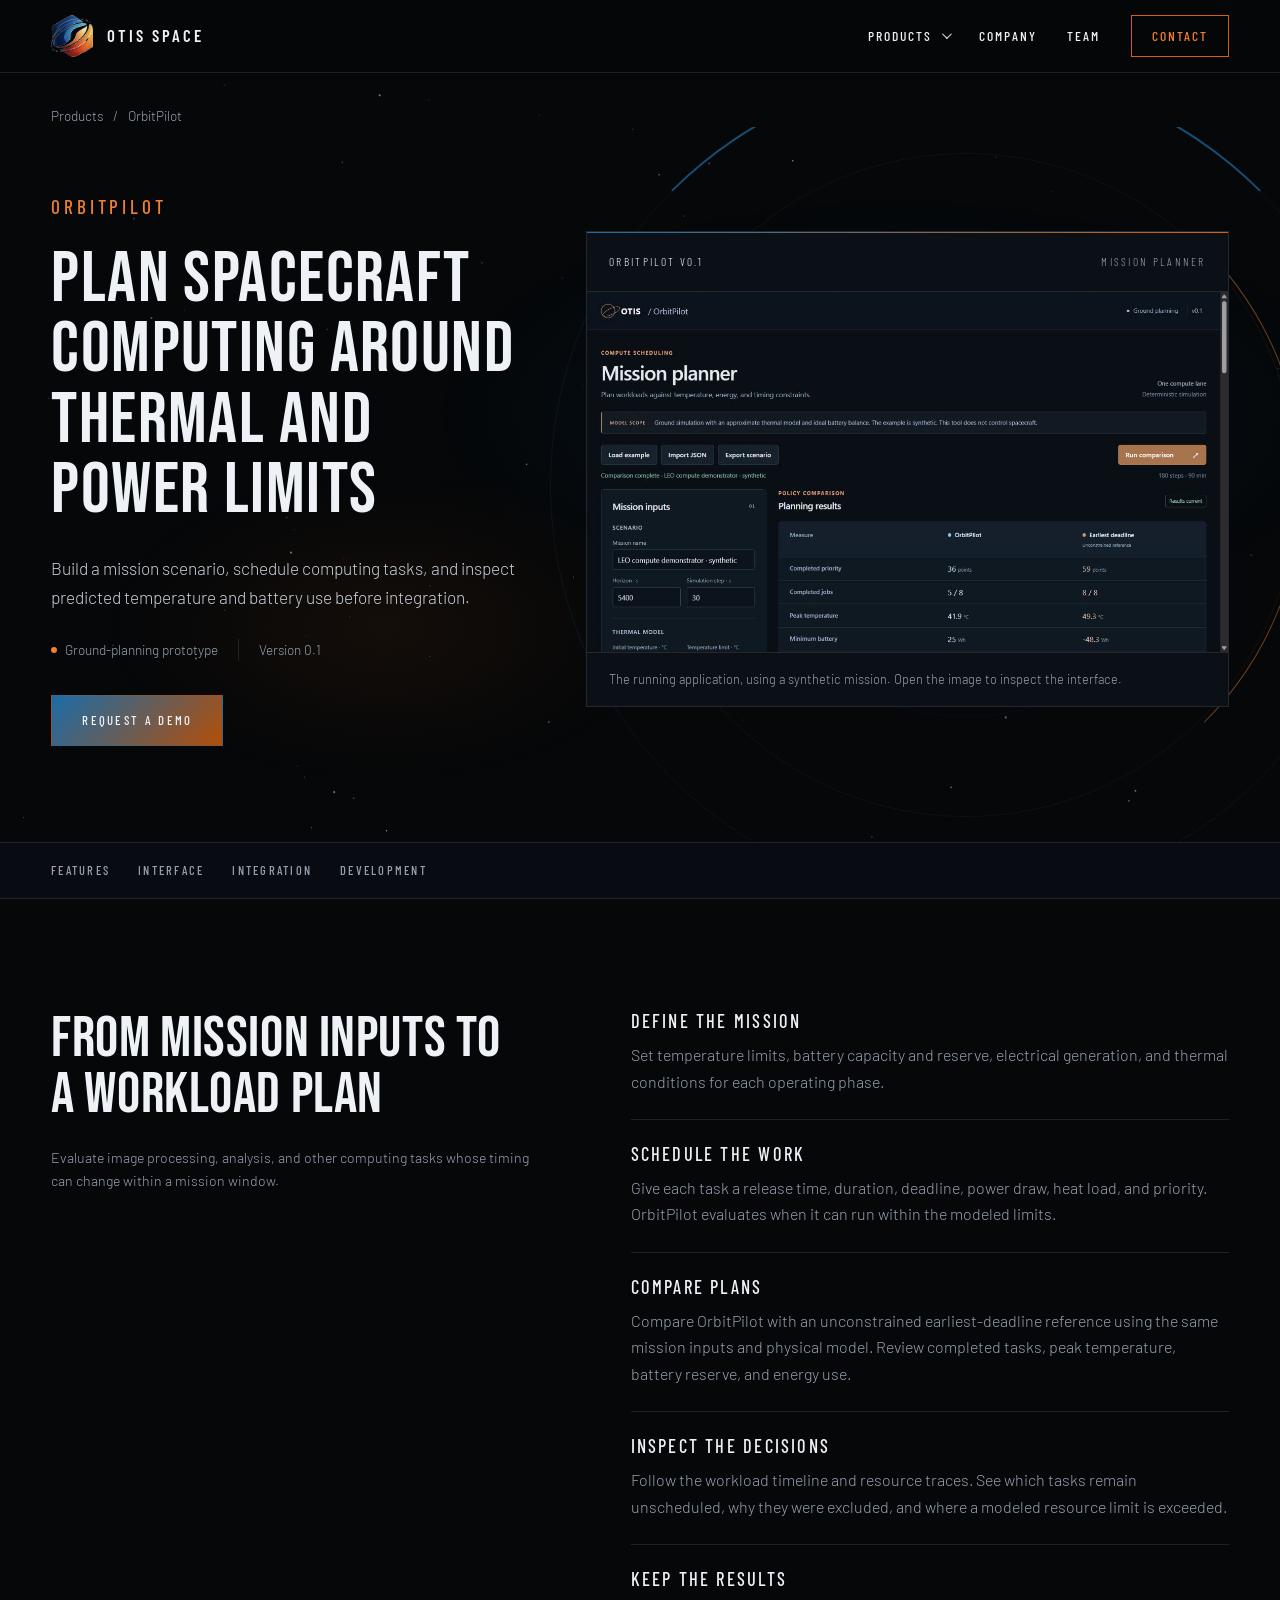
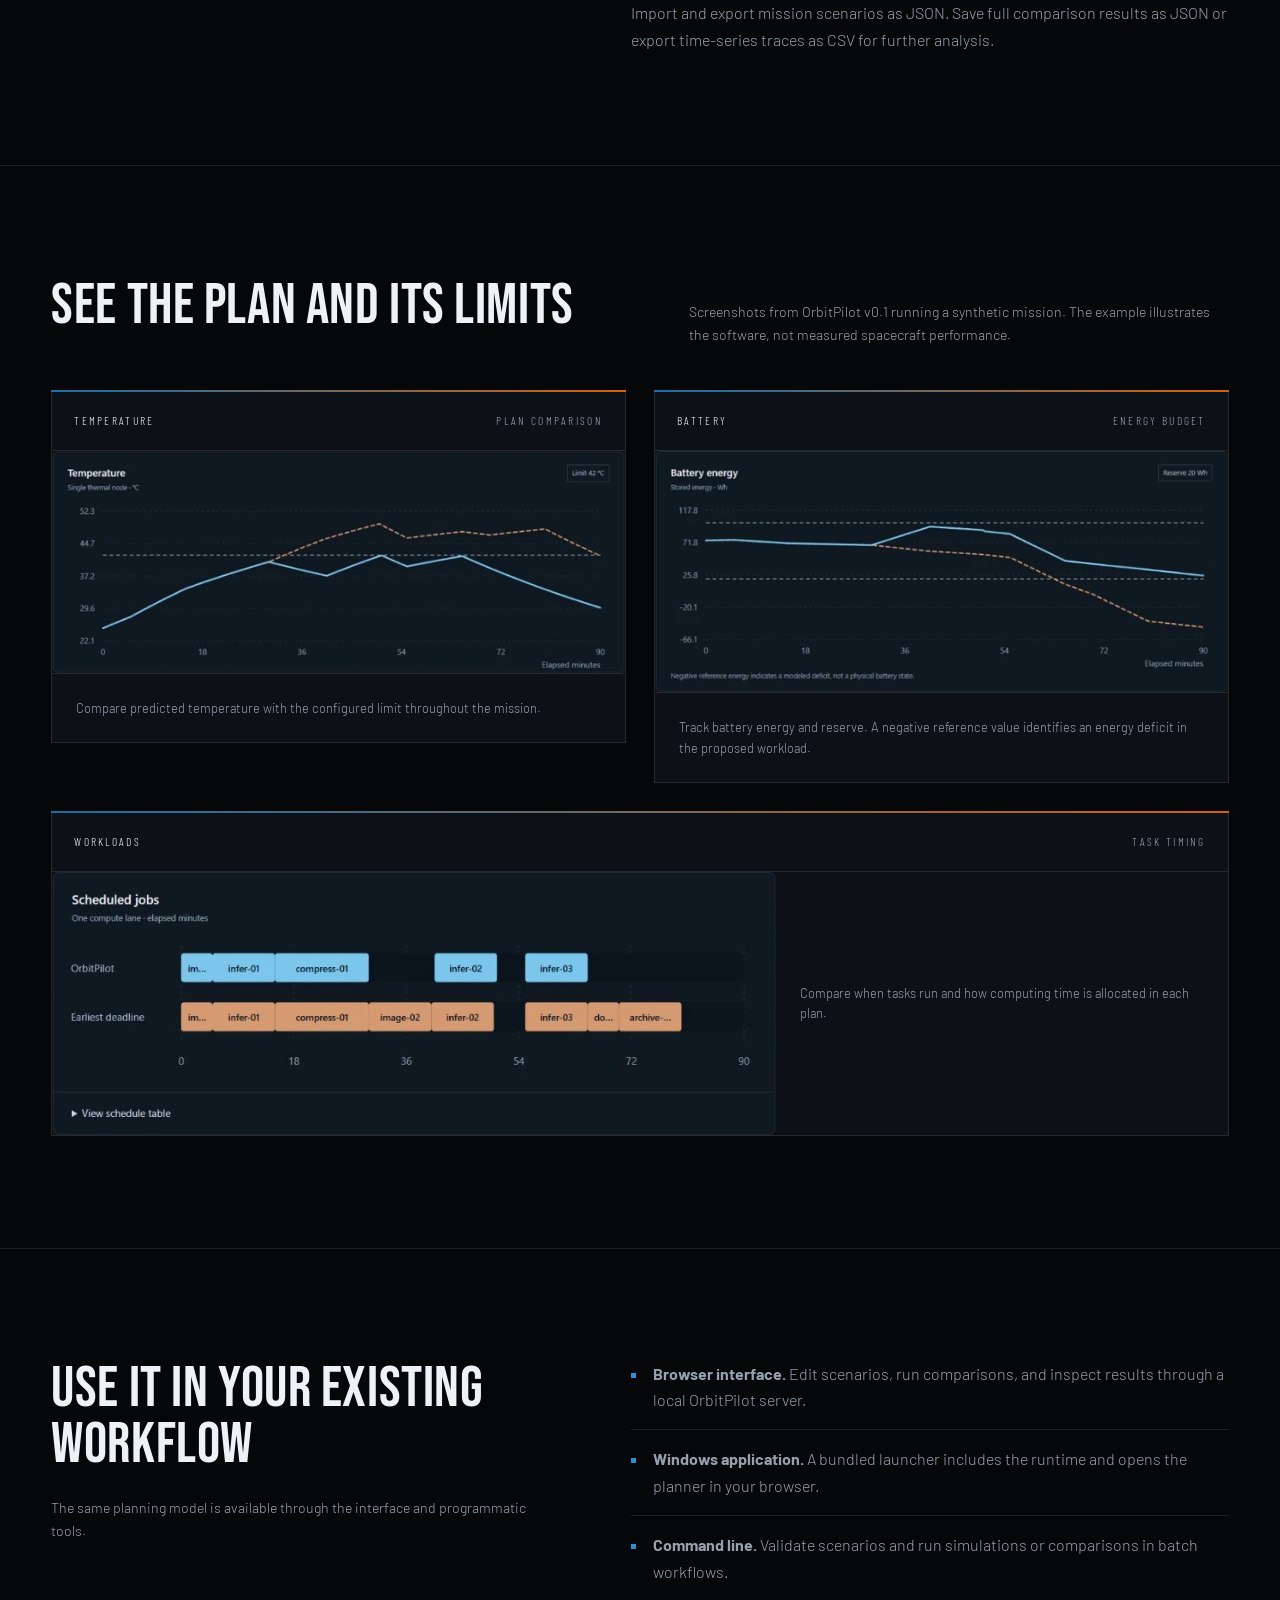
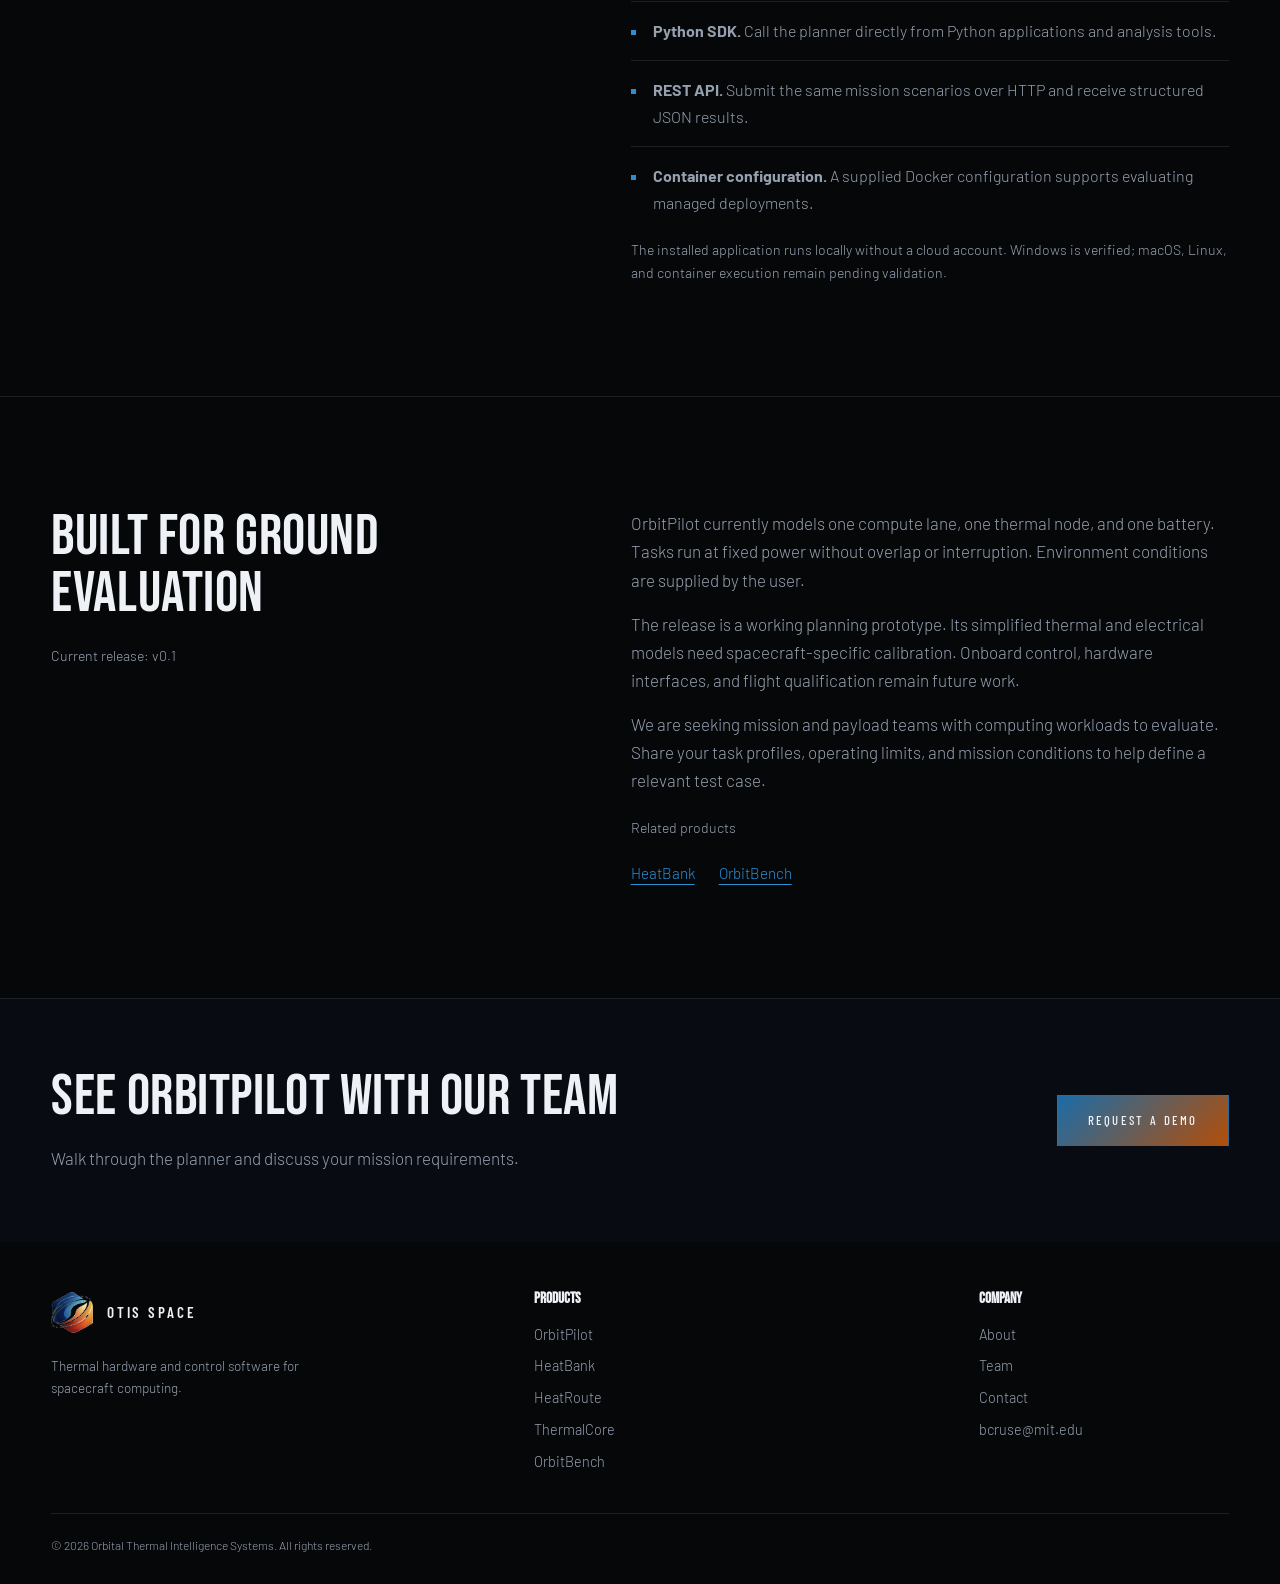
<file: products/orbitpilot/index.html>
<!doctype html>
<html lang="en">
<head>
  <meta charset="utf-8">
  <meta name="viewport" content="width=device-width, initial-scale=1">
  <title>OrbitPilot — Mission planning for spacecraft computing | OTIS Space</title>
  <meta name="description" content="Plan spacecraft computing workloads around thermal and power limits. Build mission scenarios, compare schedules, and inspect predicted temperature and battery use with OrbitPilot.">
  <meta name="theme-color" content="#050709">
  <link rel="canonical" href="https://otisspace.com/products/orbitpilot/">
  <meta property="og:type" content="website">
  <meta property="og:title" content="OrbitPilot — Mission planning for spacecraft computing | OTIS Space">
  <meta property="og:description" content="Build mission scenarios, schedule computing workloads, and compare predicted temperature and battery use. Explore the OrbitPilot v0.1 ground-planning prototype.">
  <meta property="og:url" content="https://otisspace.com/products/orbitpilot/">
  <meta property="og:image" content="https://otisspace.com/images/products/orbitpilot-ui-overview-v1.webp">
  <meta property="og:image:alt" content="OrbitPilot v0.1 mission planner showing a synthetic spacecraft computing scenario.">
  <link rel="icon" href="../../favicon.ico" type="image/x-icon">
  <link rel="preconnect" href="https://fonts.googleapis.com">
  <link rel="preconnect" href="https://fonts.gstatic.com" crossorigin>
  <link rel="stylesheet" href="../../assets/site.css?v=20261013-orbitpilot-ui">
  <script src="../../assets/site.js" defer></script>
  <script src="../../assets/atmosphere.js" defer></script>
</head>
<body>
<a class="skip-link" href="#main">Skip to content</a>
<header class="site-header">
  <div class="container header-inner">
    <a class="brand" href="../../" aria-label="OTIS Space home"><img src="../../otis_logo_icon.png" alt="" width="42" height="42">OTIS SPACE</a>
    <button class="nav-toggle" type="button" aria-controls="site-navigation" aria-expanded="false" aria-label="Open navigation"><span aria-hidden="true"></span><span aria-hidden="true"></span><span aria-hidden="true"></span></button>
    <nav id="site-navigation" aria-label="Main navigation">
      <details class="product-nav">
        <summary>Products</summary>
        <div class="product-dropdown">
          <a class="all-products" href="../../#products">All products</a>
          <a href="../../products/orbitpilot/" aria-current="page">OrbitPilot<small>Planning software</small></a>
<a href="../../products/heatbank/">HeatBank<small>Thermal storage</small></a>
<a href="../../products/heatroute/">HeatRoute<small>Thermal switching</small></a>
<a href="../../products/thermalcore/">ThermalCore<small>Integrated subsystem</small></a>
<a href="../../products/orbitbench/">OrbitBench<small>Test equipment and software</small></a>
        </div>
      </details>
      <a href="../../#about">Company</a>
      <a href="../../#founders">Team</a>
      <a class="nav-contact" href="../../#contact">Contact</a>
    </nav>
  </div>
</header>
<main id="main">
  <div class="container breadcrumb"><a href="../../#products">Products</a><span aria-hidden="true">/</span>OrbitPilot</div>
  <section class="product-hero software-hero">
    <div class="orbital-rings" aria-hidden="true"><span></span><span></span></div>
    <div class="container hero-grid">
      <div>
        <p class="product-heading">OrbitPilot</p>
        <h1>Plan spacecraft computing around thermal and power limits</h1>
        <p class="product-intro">Build a mission scenario, schedule computing tasks, and inspect predicted temperature and battery use before integration.</p>
        <div class="product-meta"><span class="status">Ground-planning prototype</span><span>Version 0.1</span></div>
        <div class="actions"><a class="button button-primary" href="../../?product=OrbitPilot#contact">Request a demo</a></div>
      </div>
      <figure class="system-figure software-figure">
        <div class="figure-label"><span>OrbitPilot v0.1</span><span>Mission planner</span></div>
        <a href="../../images/products/orbitpilot-ui-overview-v1.webp" target="_blank" rel="noopener" aria-label="Open the OrbitPilot mission planner screenshot at full size in a new tab">
          <img class="software-screenshot" src="../../images/products/orbitpilot-ui-overview-v1.webp" srcset="../../images/products/orbitpilot-ui-overview-v1-640.webp 640w, ../../images/products/orbitpilot-ui-overview-v1.webp 1265w" sizes="(max-width: 760px) calc(100vw - 40px), 60vw" alt="OrbitPilot mission planner with editable mission settings and comparison results" width="1265" height="712" loading="eager" fetchpriority="high" decoding="async">
        </a>
        <figcaption>The running application, using a synthetic mission. Open the image to inspect the interface.</figcaption>
      </figure>
    </div>
  </section>
  <nav class="page-section-nav" aria-label="On this page"><div class="container"><a href="#features">Features</a><a href="#interface">Interface</a><a href="#integration">Integration</a><a href="#development">Development</a></div></nav>
  <section class="section" id="features">
    <div class="container split">
      <div><h2>From mission inputs to a workload plan</h2><p class="section-note">Evaluate image processing, analysis, and other computing tasks whose timing can change within a mission window.</p></div>
      <div class="detail-list">
        <div class="detail-item"><h3>Define the mission</h3><p>Set temperature limits, battery capacity and reserve, electrical generation, and thermal conditions for each operating phase.</p></div>
        <div class="detail-item"><h3>Schedule the work</h3><p>Give each task a release time, duration, deadline, power draw, heat load, and priority. OrbitPilot evaluates when it can run within the modeled limits.</p></div>
        <div class="detail-item"><h3>Compare plans</h3><p>Compare OrbitPilot with an unconstrained earliest-deadline reference using the same mission inputs and physical model. Review completed tasks, peak temperature, battery reserve, and energy use.</p></div>
        <div class="detail-item"><h3>Inspect the decisions</h3><p>Follow the workload timeline and resource traces. See which tasks remain unscheduled, why they were excluded, and where a modeled resource limit is exceeded.</p></div>
        <div class="detail-item"><h3>Keep the results</h3><p>Import and export mission scenarios as JSON. Save full comparison results as JSON or export time-series traces as CSV for further analysis.</p></div>
      </div>
    </div>
  </section>
  <section class="section" id="interface">
    <div class="container">
      <div class="section-heading"><h2>See the plan and its limits</h2><p class="section-note">Screenshots from OrbitPilot v0.1 running a synthetic mission. The example illustrates the software, not measured spacecraft performance.</p></div>
      <div class="interface-grid">
        <figure class="system-figure interface-card">
          <div class="figure-label"><span>Temperature</span><span>Plan comparison</span></div>
          <a href="../../images/products/orbitpilot-ui-temperature-v1.webp" target="_blank" rel="noopener" aria-label="Open the temperature comparison screenshot at full size in a new tab">
            <img class="software-screenshot" src="../../images/products/orbitpilot-ui-temperature-v1.webp" srcset="../../images/products/orbitpilot-ui-temperature-v1-640.webp 640w, ../../images/products/orbitpilot-ui-temperature-v1.webp 846w" sizes="(max-width: 760px) calc(100vw - 40px), 46vw" alt="OrbitPilot and reference temperature traces shown against the configured temperature limit" width="846" height="327" loading="lazy" decoding="async">
          </a>
          <figcaption>Compare predicted temperature with the configured limit throughout the mission.</figcaption>
        </figure>
        <figure class="system-figure interface-card">
          <div class="figure-label"><span>Battery</span><span>Energy budget</span></div>
          <a href="../../images/products/orbitpilot-ui-battery-v1.webp" target="_blank" rel="noopener" aria-label="Open the battery comparison screenshot at full size in a new tab">
            <img class="software-screenshot" src="../../images/products/orbitpilot-ui-battery-v1.webp" srcset="../../images/products/orbitpilot-ui-battery-v1-640.webp 640w, ../../images/products/orbitpilot-ui-battery-v1.webp 846w" sizes="(max-width: 760px) calc(100vw - 40px), 46vw" alt="OrbitPilot and reference battery energy traces with the configured reserve threshold" width="846" height="356" loading="lazy" decoding="async">
          </a>
          <figcaption>Track battery energy and reserve. A negative reference value identifies an energy deficit in the proposed workload.</figcaption>
        </figure>
        <figure class="system-figure interface-card interface-card-wide">
          <div class="figure-label"><span>Workloads</span><span>Task timing</span></div>
          <a href="../../images/products/orbitpilot-ui-schedule-v1.webp" target="_blank" rel="noopener" aria-label="Open the workload schedule screenshot at full size in a new tab">
            <img class="software-screenshot" src="../../images/products/orbitpilot-ui-schedule-v1.webp" srcset="../../images/products/orbitpilot-ui-schedule-v1-640.webp 640w, ../../images/products/orbitpilot-ui-schedule-v1.webp 846w" sizes="(max-width: 760px) calc(100vw - 40px), 92vw" alt="Workload timeline comparing task start times and durations in OrbitPilot and the reference schedule" width="846" height="307" loading="lazy" decoding="async">
          </a>
          <figcaption>Compare when tasks run and how computing time is allocated in each plan.</figcaption>
        </figure>
      </div>
    </div>
  </section>
  <section class="section" id="integration">
    <div class="container split">
      <div><h2>Use it in your existing workflow</h2><p class="section-note">The same planning model is available through the interface and programmatic tools.</p></div>
      <div>
        <ul class="requirements">
          <li><strong>Browser interface.</strong> Edit scenarios, run comparisons, and inspect results through a local OrbitPilot server.</li>
          <li><strong>Windows application.</strong> A bundled launcher includes the runtime and opens the planner in your browser.</li>
          <li><strong>Command line.</strong> Validate scenarios and run simulations or comparisons in batch workflows.</li>
          <li><strong>Python SDK.</strong> Call the planner directly from Python applications and analysis tools.</li>
          <li><strong>REST API.</strong> Submit the same mission scenarios over HTTP and receive structured JSON results.</li>
          <li><strong>Container configuration.</strong> A supplied Docker configuration supports evaluating managed deployments.</li>
        </ul>
        <p class="section-note">The installed application runs locally without a cloud account. Windows is verified; macOS, Linux, and container execution remain pending validation.</p>
      </div>
    </div>
  </section>
  <section class="section" id="development">
    <div class="container split">
      <div><h2>Built for ground evaluation</h2><p class="section-note">Current release: v0.1</p></div>
      <div class="prose">
        <p>OrbitPilot currently models one compute lane, one thermal node, and one battery. Tasks run at fixed power without overlap or interruption. Environment conditions are supplied by the user.</p>
        <p>The release is a working planning prototype. Its simplified thermal and electrical models need spacecraft-specific calibration. Onboard control, hardware interfaces, and flight qualification remain future work.</p>
        <p>We are seeking mission and payload teams with computing workloads to evaluate. Share your task profiles, operating limits, and mission conditions to help define a relevant test case.</p>
        <p class="section-note">Related products</p><div class="related-products"><a href="../heatbank/">HeatBank</a><a href="../orbitbench/">OrbitBench</a></div>
      </div>
    </div>
  </section>
  <section class="product-contact"><div class="container"><div><h2>See OrbitPilot with our team</h2><p>Walk through the planner and discuss your mission requirements.</p></div><a class="button button-primary" href="../../?product=OrbitPilot#contact">Request a demo</a></div></section>
</main>
<footer class="site-footer">
  <div class="container">
    <div class="footer-grid">
      <div class="footer-brand"><a class="brand" href="../../"><img src="../../otis_logo_icon.png" alt="" width="42" height="42">OTIS SPACE</a><p>Thermal hardware and control software for spacecraft computing.</p></div>
      <div><h2>Products</h2><ul class="footer-links"><li><a href="../../products/orbitpilot/">OrbitPilot</a></li><li><a href="../../products/heatbank/">HeatBank</a></li><li><a href="../../products/heatroute/">HeatRoute</a></li><li><a href="../../products/thermalcore/">ThermalCore</a></li><li><a href="../../products/orbitbench/">OrbitBench</a></li></ul></div>
      <div><h2>Company</h2><ul class="footer-links"><li><a href="../../#about">About</a></li><li><a href="../../#founders">Team</a></li><li><a href="../../#contact">Contact</a></li><li><a href="mailto:bcruse@mit.edu">bcruse@mit.edu</a></li></ul></div>
    </div>
    <p class="copyright">© 2026 Orbital Thermal Intelligence Systems. All rights reserved.</p>
  </div>
</footer>
</body>
</html>
</file>
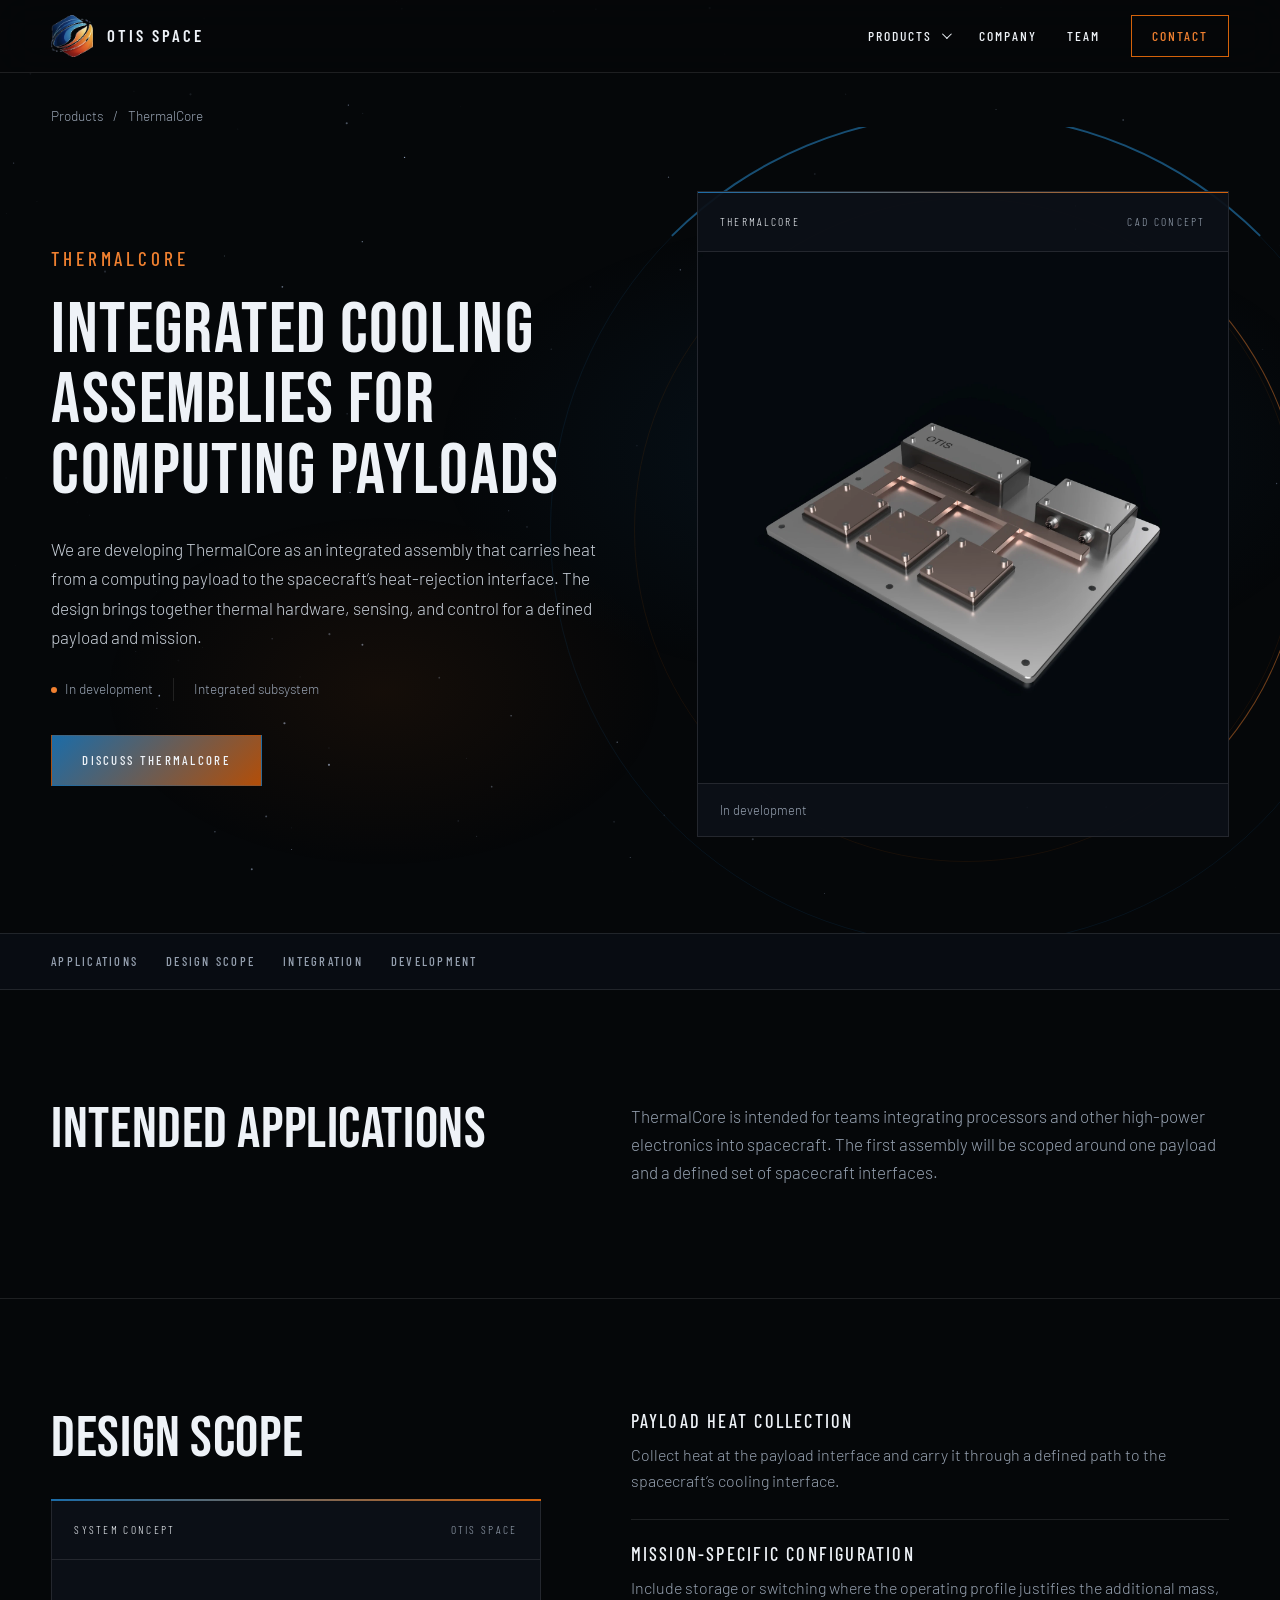
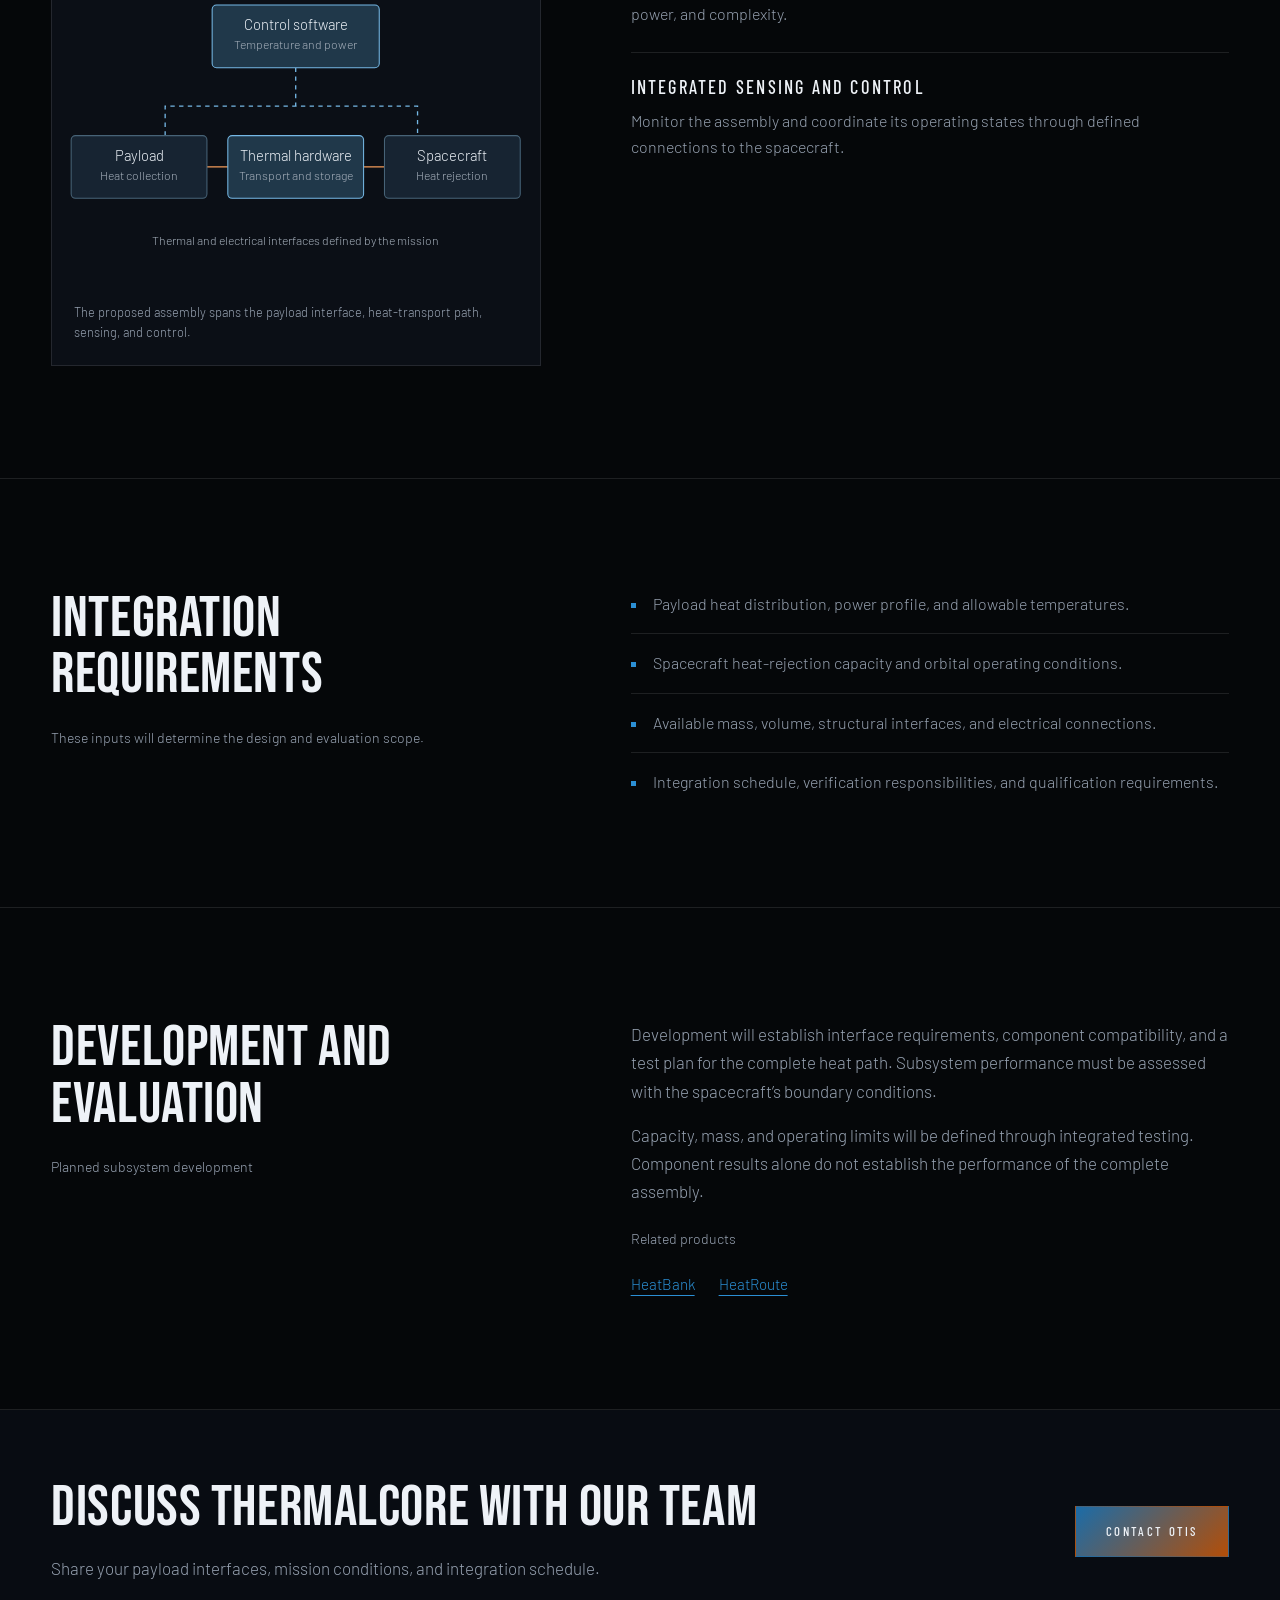
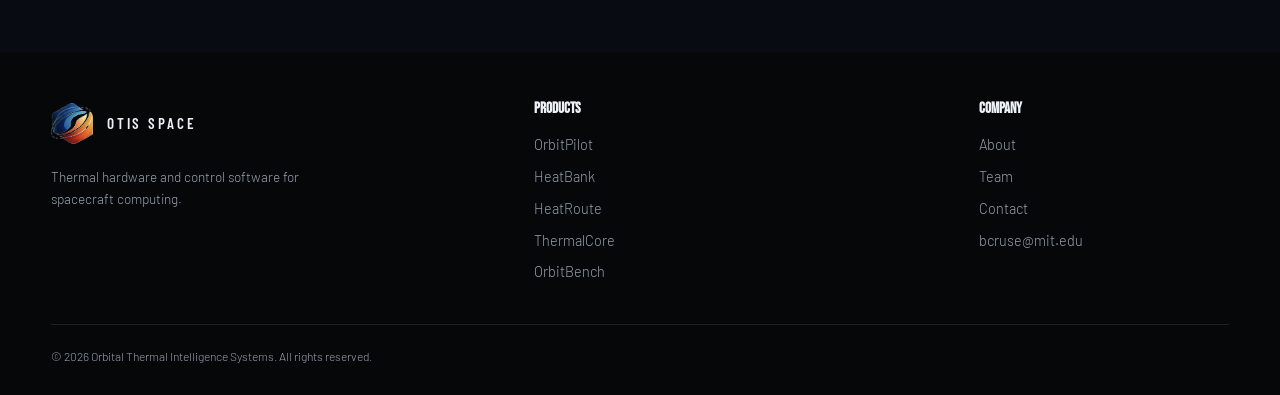
<file: products/thermalcore/index.html>
<!doctype html>
<html lang="en">
<head>
  <meta charset="utf-8">
  <meta name="viewport" content="width=device-width, initial-scale=1">
  <title>ThermalCore — Integrated cooling assemblies for computing payloads | OTIS Space</title>
  <meta name="description" content="A thermal assembly connecting payload cooling hardware, sensors, and control to the spacecraft. In development at OTIS Space.">
  <meta name="theme-color" content="#050709">
  <link rel="canonical" href="https://otisspace.com/products/thermalcore/">
  <meta property="og:type" content="website">
  <meta property="og:title" content="ThermalCore — Integrated cooling assemblies for computing payloads | OTIS Space">
  <meta property="og:description" content="A thermal assembly connecting payload cooling hardware, sensors, and control to the spacecraft. In development at OTIS Space.">
  <meta property="og:url" content="https://otisspace.com/products/thermalcore/">
  <meta property="og:image" content="https://otisspace.com/images/products/thermalcore-cad-v1.webp">
  <link rel="icon" href="../../favicon.ico" type="image/x-icon">
  <link rel="preconnect" href="https://fonts.googleapis.com">
  <link rel="preconnect" href="https://fonts.gstatic.com" crossorigin>
  <link rel="stylesheet" href="../../assets/site.css?v=20261013-orbitpilot-ui">
  <script src="../../assets/site.js" defer></script>
  <script src="../../assets/atmosphere.js" defer></script>
</head>
<body>
<a class="skip-link" href="#main">Skip to content</a>
<header class="site-header">
  <div class="container header-inner">
    <a class="brand" href="../../" aria-label="OTIS Space home"><img src="../../otis_logo_icon.png" alt="" width="42" height="42">OTIS SPACE</a>
    <button class="nav-toggle" type="button" aria-controls="site-navigation" aria-expanded="false" aria-label="Open navigation"><span aria-hidden="true"></span><span aria-hidden="true"></span><span aria-hidden="true"></span></button>
    <nav id="site-navigation" aria-label="Main navigation">
      <details class="product-nav">
        <summary>Products</summary>
        <div class="product-dropdown">
          <a class="all-products" href="../../#products">All products</a>
          <a href="../../products/orbitpilot/">OrbitPilot<small>Planning software</small></a>
<a href="../../products/heatbank/">HeatBank<small>Thermal storage</small></a>
<a href="../../products/heatroute/">HeatRoute<small>Thermal switching</small></a>
<a href="../../products/thermalcore/" aria-current="page">ThermalCore<small>Integrated subsystem</small></a>
<a href="../../products/orbitbench/">OrbitBench<small>Test equipment and software</small></a>
        </div>
      </details>
      <a href="../../#about">Company</a>
      <a href="../../#founders">Team</a>
      <a class="nav-contact" href="../../#contact">Contact</a>
    </nav>
  </div>
</header>
<main id="main">
  <div class="container breadcrumb"><a href="../../#products">Products</a><span aria-hidden="true">/</span>ThermalCore</div>
  <section class="product-hero">
    <div class="orbital-rings" aria-hidden="true"><span></span><span></span></div>
    <div class="container hero-grid">
      <div>
        <p class="product-heading">ThermalCore</p>
        <h1>Integrated cooling assemblies for computing payloads</h1>
        <p class="product-intro">We are developing ThermalCore as an integrated assembly that carries heat from a computing payload to the spacecraft’s heat-rejection interface. The design brings together thermal hardware, sensing, and control for a defined payload and mission.</p>
        <div class="product-meta"><span class="status">In development</span><span>Integrated subsystem</span></div>
        <div class="actions"><a class="button button-primary" href="../../?product=ThermalCore#contact">Discuss ThermalCore</a></div>
      </div>
      <figure class="system-figure render-figure">
  <div class="figure-label"><span>ThermalCore</span><span>CAD concept</span></div>
  <img class="product-render" src="../../images/products/thermalcore-cad-v1.webp" alt="CAD rendering of the ThermalCore integrated thermal assembly concept" width="1800" height="1800" loading="eager" fetchpriority="high" decoding="async">
  <figcaption>In development</figcaption>
</figure>
    </div>
  </section>
  <nav class="page-section-nav" aria-label="On this page"><div class="container"><a href="#applications">Applications</a><a href="#design">Design scope</a><a href="#integration">Integration</a><a href="#development">Development</a></div></nav>
  <section class="section" id="applications"><div class="container split"><h2>Intended applications</h2><div class="prose"><p>ThermalCore is intended for teams integrating processors and other high-power electronics into spacecraft. The first assembly will be scoped around one payload and a defined set of spacecraft interfaces.</p></div></div></section>
  <section class="section" id="design"><div class="container split"><div><h2>Design scope</h2><figure class="system-figure design-figure">
  <div class="figure-label"><span>System concept</span><span>OTIS Space</span></div>
  <svg class="schematic" viewBox="0 0 560 365" role="img" aria-labelledby="schematic-title"><title id="schematic-title">The proposed assembly spans the payload interface, heat-transport path, sensing, and control.</title><path class="wire control" d="M280 110V154M130 188V154H420V188"/><path class="wire-heat" d="M178 224H226M334 224H382"/><rect class="node node-accent" x="184" y="38" width="192" height="72" rx="5"/><text x="280.0" y="67">Control software</text><text class="small" x="280.0" y="89">Temperature and power</text><rect class="node" x="22" y="188" width="156" height="72" rx="5"/><text x="100.0" y="217">Payload</text><text class="small" x="100.0" y="239">Heat collection</text><rect class="node node-accent" x="202" y="188" width="156" height="72" rx="5"/><text x="280.0" y="217">Thermal hardware</text><text class="small" x="280.0" y="239">Transport and storage</text><rect class="node" x="382" y="188" width="156" height="72" rx="5"/><text x="460.0" y="217">Spacecraft</text><text class="small" x="460.0" y="239">Heat rejection</text><text class="small" x="280" y="314">Thermal and electrical interfaces defined by the mission</text></svg>
  <figcaption>The proposed assembly spans the payload interface, heat-transport path, sensing, and control.</figcaption>
</figure></div><div class="detail-list"><div class="detail-item"><h3>Payload heat collection</h3><p>Collect heat at the payload interface and carry it through a defined path to the spacecraft’s cooling interface.</p></div><div class="detail-item"><h3>Mission-specific configuration</h3><p>Include storage or switching where the operating profile justifies the additional mass, power, and complexity.</p></div><div class="detail-item"><h3>Integrated sensing and control</h3><p>Monitor the assembly and coordinate its operating states through defined connections to the spacecraft.</p></div></div></div></section>
  <section class="section" id="integration"><div class="container split"><div><h2>Integration requirements</h2><p class="section-note">These inputs will determine the design and evaluation scope.</p></div><ul class="requirements"><li>Payload heat distribution, power profile, and allowable temperatures.</li><li>Spacecraft heat-rejection capacity and orbital operating conditions.</li><li>Available mass, volume, structural interfaces, and electrical connections.</li><li>Integration schedule, verification responsibilities, and qualification requirements.</li></ul></div></section>
  <section class="section" id="development"><div class="container split"><div><h2>Development and evaluation</h2><p class="section-note">Planned subsystem development</p></div><div class="prose"><p>Development will establish interface requirements, component compatibility, and a test plan for the complete heat path. Subsystem performance must be assessed with the spacecraft’s boundary conditions.</p><p>Capacity, mass, and operating limits will be defined through integrated testing. Component results alone do not establish the performance of the complete assembly.</p><p class="section-note">Related products</p><div class="related-products"><a href="../heatbank/">HeatBank</a><a href="../heatroute/">HeatRoute</a></div></div></div></section>
  <section class="product-contact"><div class="container"><div><h2>Discuss ThermalCore with our team</h2><p>Share your payload interfaces, mission conditions, and integration schedule.</p></div><a class="button button-primary" href="../../?product=ThermalCore#contact">Contact OTIS</a></div></section>
</main>
<footer class="site-footer">
  <div class="container">
    <div class="footer-grid">
      <div class="footer-brand"><a class="brand" href="../../"><img src="../../otis_logo_icon.png" alt="" width="42" height="42">OTIS SPACE</a><p>Thermal hardware and control software for spacecraft computing.</p></div>
      <div><h2>Products</h2><ul class="footer-links"><li><a href="../../products/orbitpilot/">OrbitPilot</a></li><li><a href="../../products/heatbank/">HeatBank</a></li><li><a href="../../products/heatroute/">HeatRoute</a></li><li><a href="../../products/thermalcore/">ThermalCore</a></li><li><a href="../../products/orbitbench/">OrbitBench</a></li></ul></div>
      <div><h2>Company</h2><ul class="footer-links"><li><a href="../../#about">About</a></li><li><a href="../../#founders">Team</a></li><li><a href="../../#contact">Contact</a></li><li><a href="mailto:bcruse@mit.edu">bcruse@mit.edu</a></li></ul></div>
    </div>
    <p class="copyright">© 2026 Orbital Thermal Intelligence Systems. All rights reserved.</p>
  </div>
</footer>
</body>
</html>
</file>
<file: assets/site.css>
@import url('https://fonts.googleapis.com/css2?family=Bebas+Neue&family=Barlow:wght@300;400;500;600&family=Barlow+Condensed:wght@400;500;600;700&display=swap');

:root {
  color-scheme: dark;
  --bg: #050709;
  --surface: #080c12;
  --surface-raised: #0c1118;
  --text: #eef2f7;
  --muted: #96a1b0;
  --line: rgba(255,255,255,.1);
  --blue: #2b8fd4;
  --orange: #f08030;
  --gradient: linear-gradient(135deg, #1b6ca8 0%, #d4620a 100%);
  --width: 1440px;
}
* { box-sizing: border-box; }
html { scroll-behavior: smooth; scroll-padding-top: 100px; }
body { margin: 0; background: var(--bg); color: var(--text); font-family: 'Barlow', Arial, sans-serif; font-size: 17px; font-weight: 300; line-height: 1.65; -webkit-font-smoothing: antialiased; }
body, input, select, textarea, button { font-family: 'Barlow', Arial, sans-serif; }
a { color: inherit; text-underline-offset: 5px; }
a:hover { color: var(--blue); }
a, button, input, select, textarea { -webkit-tap-highlight-color: transparent; }
:focus-visible { outline: 2px solid var(--orange); outline-offset: 5px; }
img, svg { display: block; max-width: 100%; }
button, input, select, textarea { font: inherit; }
button, summary { cursor: pointer; }
button:disabled { cursor: wait; }
h1, h2, h3, p { margin: 0; }
h1, h2 { font-family: 'Bebas Neue', 'Arial Narrow', sans-serif; font-weight: 400; line-height: .98; }
h1 { font-size: clamp(3.5rem, 7.5vw, 7rem); letter-spacing: .02em; }
h2 { font-size: clamp(2.8rem, 4.5vw, 4.5rem); letter-spacing: .01em; }
h3 { font-family: 'Barlow Condensed', 'Arial Narrow', sans-serif; font-size: 1.45rem; font-weight: 500; letter-spacing: .07em; line-height: 1.15; text-transform: uppercase; }
p + p { margin-top: 1rem; }
::selection { background: #2a526c; color: white; }
.container { width: min(var(--width), 92%); margin-inline: auto; }
.skip-link { position: fixed; top: -100px; left: 20px; z-index: 100; padding: 10px 20px; color: var(--bg); background: white; }
.skip-link:focus { top: 10px; }
.site-header { position: sticky; top: 0; z-index: 20; background: rgba(5,7,9,.8); backdrop-filter: blur(20px); border-bottom: 1px solid var(--line); }
.header-inner { min-height: 72px; display: flex; align-items: center; gap: 28px; }
.brand { display: inline-flex; gap: 14px; align-items: center; color: var(--text); text-decoration: none; margin-right: auto; white-space: nowrap; font-family: 'Barlow Condensed', sans-serif; font-size: 1.05rem; font-weight: 600; letter-spacing: .18em; }
.brand img { width: 42px; height: 42px; object-fit: contain; }
#site-navigation { display: flex; align-items: center; gap: 30px; font-family: 'Barlow Condensed', sans-serif; font-size: .85rem; font-weight: 500; text-transform: uppercase; letter-spacing: .15em; }
#site-navigation > a, .product-nav summary { text-decoration: none; }
.product-nav { position: relative; }
.product-nav summary { list-style: none; display: flex; align-items: center; gap: 10px; padding-block: 12px; }
.product-nav summary::-webkit-details-marker { display: none; }
.product-nav summary::after { content: ''; width: 6px; height: 6px; border-right: 1px solid; border-bottom: 1px solid; transform: rotate(45deg) translateY(-2px); }
.product-nav[open] summary::after { transform: rotate(225deg); }
.product-dropdown { position: absolute; right: -100px; top: calc(100% + 12px); width: 330px; padding: 12px; background: var(--surface); border: 1px solid var(--line); box-shadow: 0 15px 50px #0008; }
.product-dropdown a { display: block; text-decoration: none; padding: 9px 13px; }
.product-dropdown a:hover, .product-dropdown [aria-current='page'] { background: var(--surface-raised); color: var(--blue); }
.product-dropdown small { display: block; color: var(--muted); font-family: 'Barlow', sans-serif; font-size: .8rem; font-weight: 300; line-height: 1.4; letter-spacing: 0; text-transform: none; margin-top: 2px; }
.product-dropdown .all-products { margin-bottom: 8px; padding-bottom: 14px; border-bottom: 1px solid var(--line); }
.nav-contact { border: 1px solid #d4620a; color: var(--orange); padding: 9px 20px; }
.nav-toggle { display: none; }
.hero { position: relative; display: flex; align-items: center; min-height: calc(100svh - 72px); padding-block: 100px; border-bottom: 1px solid var(--line); overflow: clip; }
.hero::before, .product-hero::before { content: ''; position: absolute; inset: 0; background: radial-gradient(ellipse 60% 50% at 70% 40%, rgba(27,108,168,.12), transparent 60%), radial-gradient(ellipse 40% 40% at 30% 70%, rgba(212,98,10,.08), transparent 55%); pointer-events: none; }
.hero-grid { display: grid; grid-template-columns: 1.1fr 1fr; align-items: center; gap: 68px; }
.eyebrow { display: flex; align-items: center; gap: 14px; color: var(--orange); font-family: 'Barlow Condensed', sans-serif; font-size: .72rem; font-weight: 500; text-transform: uppercase; letter-spacing: .28em; margin-bottom: 24px; }
.eyebrow::before { content: ''; width: 30px; height: 1px; flex-shrink: 0; background: #d4620a; }
.hero-copy > p:not(.eyebrow), .product-intro { color: #c8cfd8; font-size: 1.05rem; line-height: 1.7; margin-top: 28px; max-width: 570px; }
.actions { display: flex; flex-wrap: wrap; align-items: center; gap: 14px; margin-top: 34px; }
.button { display: inline-flex; align-items: center; justify-content: center; min-height: 48px; padding: 14px 30px; border: 1px solid var(--line); border-radius: 0; color: var(--text); font-family: 'Barlow Condensed', sans-serif; text-decoration: none; text-transform: uppercase; letter-spacing: .18em; font-weight: 500; font-size: .8rem; transition: background .18s, border-color .18s, opacity .18s; }
.button:hover { background: #1c2b3b; border-color: var(--blue); color: var(--text); }
.button-primary { background: linear-gradient(135deg, #1b6ca8, #b34e08); color: var(--text); border-color: transparent; }
.button-primary:hover { color: var(--text); background: linear-gradient(135deg, #1b6ca8, #b34e08); border-color: transparent; opacity: .88; }
.system-figure { position: relative; margin: 0; border: 1px solid var(--line); background: rgba(12,17,24,.92); border-radius: 0; }
.system-figure::before { content: ''; position: absolute; height: 2px; top: -1px; left: -1px; right: -1px; background: var(--gradient); }
.figure-label { display: flex; justify-content: space-between; gap: 12px; padding: 20px 22px; border-bottom: 1px solid var(--line); font-family: 'Barlow Condensed', sans-serif; font-size: .72rem; letter-spacing: .2em; text-transform: uppercase; color: var(--muted); }
.figure-label span:first-child { color: var(--text); }
.system-figure svg { width: 100%; height: auto; padding: 12px 0; }
.system-figure figcaption { padding: 0 22px 22px; color: var(--muted); font-size: .8rem; line-height: 1.6; }
.render-figure { overflow: hidden; }
.product-render { width: 100%; height: auto; aspect-ratio: 1; object-fit: contain; }
.software-hero .hero-grid { grid-template-columns: .85fr 1.15fr; gap: 48px; }
.software-hero h1 { font-size: clamp(3rem, 4.7vw, 5rem); }
.software-figure { min-width: 0; overflow: hidden; }
.software-screenshot { width: 100%; height: auto; }
.software-figure > a, .interface-card > a { display: block; }
.software-figure figcaption { padding: 16px 22px; border-top: 1px solid var(--line); }
.software-thumbnail { aspect-ratio: 16 / 10; }
.interface-grid { display: grid; grid-template-columns: repeat(2, minmax(0, 1fr)); gap: 28px; align-items: start; }
.interface-card { margin: 0; min-width: 0; border: 1px solid var(--line); background: var(--surface-raised); }
.interface-card > a { background: #0e1821; }
.interface-card > a:hover, .software-figure > a:hover { outline: 1px solid var(--blue); outline-offset: -1px; }
.interface-card img { width: 100%; height: auto; }
.interface-card figcaption { padding: 24px; border-top: 1px solid var(--line); }
.interface-card-wide { grid-column: 1 / -1; display: grid; grid-template-columns: 1.6fr 1fr; align-items: center; }
.interface-card-wide .figure-label { grid-column: 1 / -1; }
.interface-card-wide figcaption { border-top: 0; }
.render-figure figcaption { padding: 16px 22px; border-top: 1px solid var(--line); }
.design-figure { margin-top: 32px; }
.schematic text { font-family: 'Barlow', Arial, sans-serif; font-size: 17px; fill: #edf2f8; text-anchor: middle; }
.schematic .small { font-size: 14px; fill: #a5afbb; }
.schematic .node { fill: #172432; stroke: #476377; stroke-width: 1.2; }
.schematic .node-accent { fill: #20384a; stroke: #75b8e5; }
.schematic .wire { stroke: #75b8e5; stroke-width: 1.5; fill: none; }
.schematic .wire-heat { stroke: #f29a59; stroke-width: 1.5; fill: none; }
.schematic .control { stroke-dasharray: 5 5; }
.section { padding-block: 112px; border-bottom: 1px solid var(--line); }
.section-heading { display: flex; align-items: start; justify-content: space-between; gap: 40px; margin-bottom: 44px; }
.section-heading p { max-width: 540px; color: var(--muted); }
.status { display: inline-flex; align-items: center; gap: 8px; color: var(--muted); font-size: .85rem; white-space: nowrap; }
.status::before { content: ''; width: 6px; height: 6px; border-radius: 50%; background: var(--orange); }
.product-list { border: 1px solid var(--line); }
.product-row { position: relative; display: grid; grid-template-columns: 160px 190px minmax(0, 1fr) 130px; gap: 30px; align-items: center; padding: 24px; border-bottom: 1px solid var(--line); text-decoration: none; background: var(--surface-raised); transition: background .3s; }
.product-thumbnail { width: 100%; height: auto; aspect-ratio: 1; object-fit: contain; border: 1px solid var(--line); }
.product-row:last-child { border-bottom: 0; }
.product-row::before { content: ''; position: absolute; left: 0; top: 0; bottom: 0; width: 3px; background: var(--gradient); }
.product-row:hover { color: var(--text); background: #0d1520; }
.product-row:hover h3, .product-row:hover .product-link { color: var(--blue); }
.product-row .category { font-size: .85rem; color: var(--muted); margin-top: 6px; }
.product-row p { color: var(--muted); font-size: 1rem; max-width: 560px; }
.product-link { font-family: 'Barlow Condensed', sans-serif; font-size: .75rem; font-weight: 500; letter-spacing: .15em; text-transform: uppercase; color: var(--text); justify-self: end; white-space: nowrap; }
.product-link span { padding-left: 10px; }
.section-note { margin-top: 22px; color: var(--muted); font-size: .88rem; max-width: 760px; }
.split { display: grid; grid-template-columns: .9fr 1.1fr; gap: 90px; }
.split > div > p, .prose { color: var(--muted); }
.split h2 { max-width: 480px; }
.detail-list { margin: 0; }
.detail-item { padding: 24px 0; border-bottom: 1px solid var(--line); }
.detail-item:first-child { padding-top: 0; }
.detail-item:last-child { border-bottom: 0; padding-bottom: 0; }
.detail-item h3 { font-size: 1.15rem; letter-spacing: .12em; margin-bottom: 10px; color: var(--text); }
.detail-item p { color: var(--muted); font-size: 1rem; }
.team-intro { max-width: 640px; }
.team-grid { display: grid; grid-template-columns: repeat(2, minmax(0, 1fr)); gap: 1px; background: var(--line); border: 1px solid var(--line); }
.team-grid article { position: relative; padding: 40px; background: var(--surface-raised); }
.team-grid article::before { content: ''; position: absolute; top: 0; left: 0; right: 0; height: 3px; background: var(--gradient); }
.team-photo { aspect-ratio: 16 / 10; width: 100%; object-fit: cover; border-radius: 0; border: 1px solid var(--line); margin-bottom: 28px; }
.team-grid .role { color: var(--orange); font-family: 'Barlow Condensed', sans-serif; font-size: .75rem; letter-spacing: .16em; text-transform: uppercase; margin: 12px 0 18px; }
.team-grid p { color: var(--muted); font-size: .97rem; max-width: 500px; }
.contact-section { background: var(--surface); }
.contact-copy h2 { margin-bottom: 24px; }
.contact-copy p { max-width: 420px; }
.contact-copy a { color: var(--blue); }
form { display: grid; gap: 18px; }
.form-row { display: grid; grid-template-columns: 1fr 1fr; gap: 16px; }
.form-field { display: flex; flex-direction: column; gap: 7px; }
label { font-family: 'Barlow Condensed', sans-serif; font-size: .72rem; font-weight: 500; letter-spacing: .2em; text-transform: uppercase; color: var(--muted); }
input, select, textarea { width: 100%; min-width: 0; background: #10141a; color: var(--text); border: 1px solid var(--line); border-radius: 0; padding: 12px 14px; font-size: .95rem; }
input::placeholder, textarea::placeholder { color: #8994a2; opacity: 1; }
textarea { min-height: 130px; resize: vertical; }
.form-honeypot { display: none; }
form .button { justify-self: start; }
.form-status { min-height: 1.4rem; font-size: .9rem; color: var(--muted); }
.form-status.success { color: #9ddbb8; }
.form-status.error { color: #ffb0a7; }
.site-footer { padding-block: 50px 28px; }
.footer-grid { display: grid; grid-template-columns: 1.1fr 1fr .65fr; gap: 60px; }
.footer-grid .brand { font-size: .95rem; }
.footer-grid p { color: var(--muted); font-size: .85rem; margin-top: 14px; max-width: 290px; }
.footer-grid h2 { font-size: .95rem; font-weight: 600; margin-bottom: 16px; letter-spacing: 0; }
.footer-links { list-style: none; padding: 0; margin: 0; display: grid; gap: 8px; font-size: .9rem; }
.footer-links a { text-decoration: none; color: var(--muted); }
.footer-links a:hover { color: var(--text); }
.copyright { border-top: 1px solid var(--line); padding-top: 22px; margin-top: 40px; color: var(--muted); font-size: .75rem; }
.breadcrumb { font-size: .85rem; color: var(--muted); padding-top: 32px; }
.breadcrumb a { text-decoration: none; }
.breadcrumb span { padding-inline: 10px; }
.product-hero { position: relative; padding-block: 64px 96px; overflow: clip; }
.product-hero .hero-grid { gap: 60px; }
.product-heading { font-family: 'Barlow Condensed', sans-serif; font-size: 1.2rem; font-weight: 500; letter-spacing: .2em; text-transform: uppercase; margin-bottom: 22px; color: var(--orange); }
.product-hero h1 { font-size: clamp(3rem, 5.6vw, 5.8rem); }
.product-intro { font-size: 1.08rem; }
.product-meta { display: flex; align-items: center; flex-wrap: wrap; gap: 20px; margin-top: 26px; font-size: .85rem; color: var(--muted); }
.product-meta > span + span { border-left: 1px solid var(--line); padding-left: 20px; }
.page-section-nav { border-top: 1px solid var(--line); border-bottom: 1px solid var(--line); background: var(--surface); }
.page-section-nav .container { display: flex; flex-wrap: wrap; gap: 28px; padding-block: 17px; }
.page-section-nav a { text-decoration: none; font-family: 'Barlow Condensed', sans-serif; font-size: .78rem; font-weight: 500; letter-spacing: .18em; text-transform: uppercase; color: var(--muted); }
.page-section-nav a:hover { color: var(--text); }
.requirements { padding: 0; margin: 0; list-style: none; }
.requirements li { padding: 16px 0 16px 22px; border-bottom: 1px solid var(--line); position: relative; color: var(--muted); font-size: 1rem; }
.requirements li:first-child { padding-top: 0; }
.requirements li::before { content: ''; width: 5px; height: 5px; background: var(--blue); position: absolute; left: 0; top: 28px; }
.requirements li:first-child::before { top: 12px; }
.requirements li:last-child { border-bottom: 0; padding-bottom: 0; }
.product-contact { padding-block: 70px; background: var(--surface); }
.product-contact .container { display: flex; align-items: center; justify-content: space-between; gap: 40px; }
.product-contact p { color: var(--muted); max-width: 660px; margin-top: 18px; }
.related-products { margin-top: 22px; display: flex; flex-wrap: wrap; gap: 12px 24px; }
.related-products a { color: var(--blue); font-size: .95rem; }
main, .site-footer { position: relative; z-index: 1; }
.site-footer { background: var(--bg); }
#about, #advantage { background: var(--surface); }
.hero-grid { position: relative; z-index: 1; }
.hero-copy h1 span { background: var(--gradient); background-clip: text; -webkit-background-clip: text; color: transparent; }
.orbital-rings { position: absolute; right: -8vw; top: 50%; width: 65vw; aspect-ratio: 1; transform: translateY(-50%); border: 1px solid rgba(27,108,168,.12); border-radius: 50%; pointer-events: none; }
.orbital-rings::before, .orbital-rings::after { content: ''; position: absolute; border-radius: 50%; }
.orbital-rings::before { inset: 10%; border: 1px solid rgba(212,98,10,.09); }
.orbital-rings::after { inset: 22%; border: 1px solid rgba(27,108,168,.07); }
.orbital-rings span { position: absolute; inset: -2px; border-radius: 50%; border: 2px solid transparent; border-top-color: rgba(43,143,212,.5); animation: orbit-sweep 16s linear infinite; }
.orbital-rings span + span { inset: 9.5%; border-width: 1.5px; border-top-color: transparent; border-right-color: rgba(240,128,48,.45); animation: orbit-sweep 24s linear infinite reverse; }
@keyframes orbit-sweep { to { transform: rotate(360deg); } }
.starfield { position: fixed; inset: 0; z-index: 0; pointer-events: none; }
.cursor { position: fixed; top: 0; left: 0; z-index: 9999; pointer-events: none; }
.cursor[hidden] { display: none; }
.cursor-dot, .cursor-ring { position: absolute; transform: translate(-50%, -50%); border-radius: 50%; }
.cursor-dot { width: 8px; height: 8px; background: var(--orange); }
.cursor-ring { width: 36px; height: 36px; border: 1px solid rgba(240,128,48,.4); transition: width .3s, height .3s, border-color .3s; }
.custom-cursor-ready, .custom-cursor-ready body, .custom-cursor-ready a, .custom-cursor-ready button, .custom-cursor-ready summary { cursor: none; }
body:has(a:hover, button:hover, summary:hover) .cursor-ring { width: 52px; height: 52px; border-color: rgba(240,128,48,.8); }
@media (min-width: 1400px) { .hero { padding-block: 120px; } }
@media (max-width: 1000px) {
  .container { width: calc(100% - 56px); }
  .hero-grid { gap: 36px; }
  .split { gap: 48px; }
  .product-row { grid-template-columns: 112px 160px minmax(0, 1fr) 110px; gap: 22px; padding: 24px; }
  .product-hero .hero-grid { gap: 32px; }
}
@media (max-width: 760px) {
  html { scroll-padding-top: 90px; }
  .container { width: calc(100% - 40px); }
  .header-inner { min-height: 72px; flex-wrap: wrap; gap: 0; }
  .brand { font-size: .95rem; }
  .brand img { width: 36px; height: 36px; }
  #site-navigation { flex-basis: 100%; align-items: stretch; gap: 0; flex-direction: column; padding-bottom: 22px; max-height: calc(100svh - 80px); overflow-y: auto; }
  #site-navigation > a, .product-nav summary { padding: 12px 0; border-bottom: 1px solid var(--line); }
  #site-navigation > .nav-contact { padding: 9px 15px; border: 1px solid #53606f; margin-top: 16px; text-align: center; }
  .js .nav-toggle { display: flex; width: 48px; height: 44px; flex-direction: column; justify-content: center; gap: 6px; background: transparent; border: 1px solid var(--line); border-radius: 0; color: var(--text); padding: 0 13px; }
  .nav-toggle span { display: block; height: 1.5px; width: 100%; background: var(--text); transition: transform .25s, opacity .25s; }
  .nav-toggle[aria-expanded='true'] span:first-child { transform: translateY(7.5px) rotate(45deg); }
  .nav-toggle[aria-expanded='true'] span:nth-child(2) { opacity: 0; }
  .nav-toggle[aria-expanded='true'] span:last-child { transform: translateY(-7.5px) rotate(-45deg); }
  .js #site-navigation { display: none; }
  .js .nav-toggle[aria-expanded='true'] + #site-navigation { display: flex; }
  .product-dropdown { position: static; width: 100%; padding: 5px 0; margin-top: 8px; border: 0; border-left: 1px solid var(--line); box-shadow: none; background: transparent; }
  .product-dropdown a { padding: 9px 16px; }
  .product-dropdown small { display: none; }
  .hero { padding-block: 64px; min-height: auto; }
  .hero-grid, .split { grid-template-columns: 1fr; gap: 36px; }
  .software-hero .hero-grid { grid-template-columns: 1fr; gap: 36px; }
  .system-figure.software-figure { max-width: none; }
  .interface-grid, .interface-card-wide { grid-template-columns: 1fr; }
  .interface-card-wide figcaption { border-top: 1px solid var(--line); }
  .hero h1 { max-width: 650px; }
  .hero-copy > p:not(.eyebrow) { font-size: 1.08rem; }
  .system-figure { max-width: 620px; }
  .section { padding-block: 60px; }
  .section-heading { flex-direction: column; gap: 20px; margin-bottom: 28px; }
  .section-heading p { max-width: 650px; }
  .product-row { grid-template-columns: 96px minmax(0, 1fr); gap: 16px 22px; padding: 26px 22px; }
  .product-row > p { grid-column: 1 / -1; grid-row: 2; }
  .product-row > .product-link { grid-column: 1 / -1; }
  .team-grid { gap: 1px; }
  .team-grid article { padding: 24px; }
  .footer-grid { grid-template-columns: 1fr 1fr; gap: 36px; }
  .footer-brand { grid-column: 1 / -1; }
  .product-hero { padding-block: 40px 54px; }
  .product-hero .hero-grid { gap: 36px; }
  .product-contact .container { align-items: start; flex-direction: column; gap: 25px; }
  .page-section-nav .container { gap: 12px 24px; }
  .orbital-rings { width: 100vw; right: -30vw; top: 35%; }
}
@media (max-width: 440px) {
  body { font-size: 16px; }
  .hero h1 { font-size: clamp(3.2rem, 13vw, 4rem); }
  .product-hero h1 { font-size: 3rem; }
  .team-grid, .form-row { grid-template-columns: 1fr; }
  .team-grid { gap: 1px; }
  .figure-label { padding: 15px; font-size: .75rem; }
  .system-figure figcaption { padding-inline: 15px; }
  .product-row { gap: 12px; }
  .product-link { font-size: .7rem; letter-spacing: .1em; }
  .product-link span { padding-left: 3px; }
}
@media (prefers-reduced-motion: reduce) {
  html { scroll-behavior: auto; }
  *, *::before, *::after { transition-duration: .01ms !important; animation: none !important; }
}
</file>
